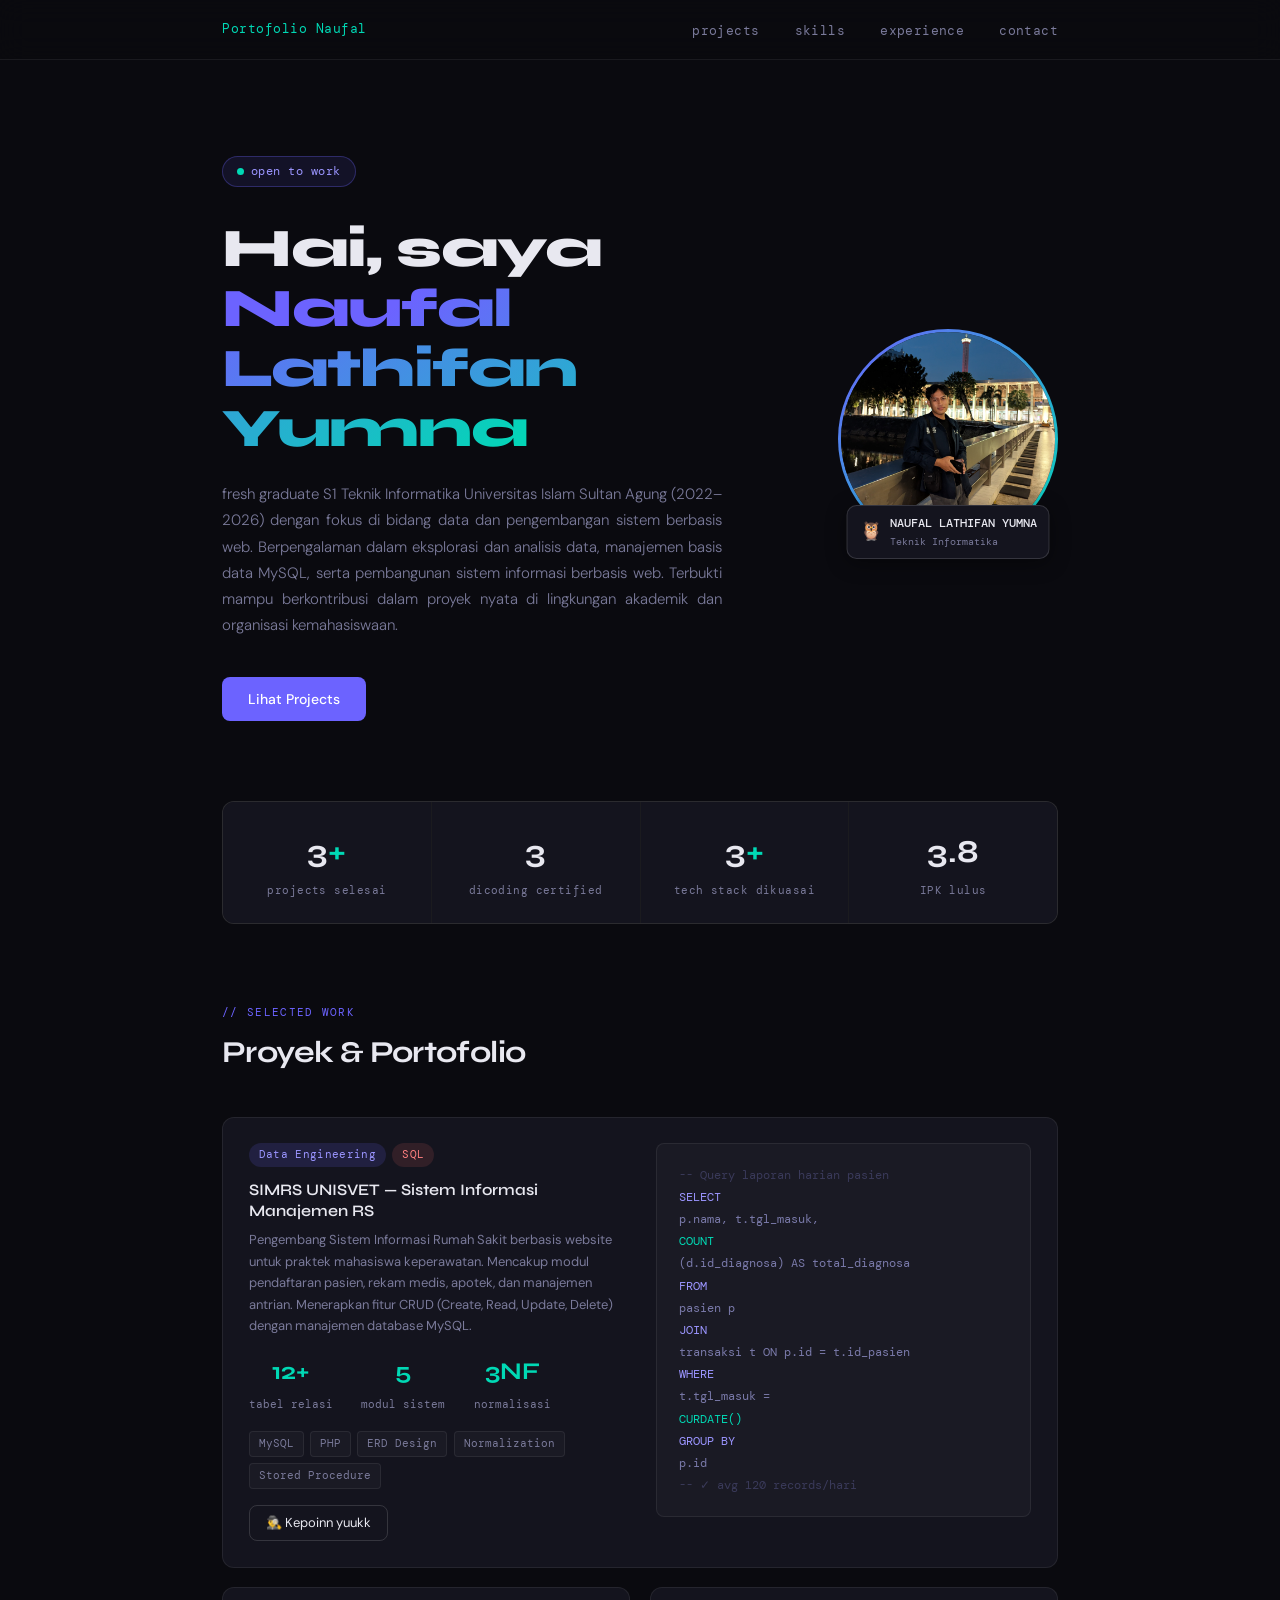
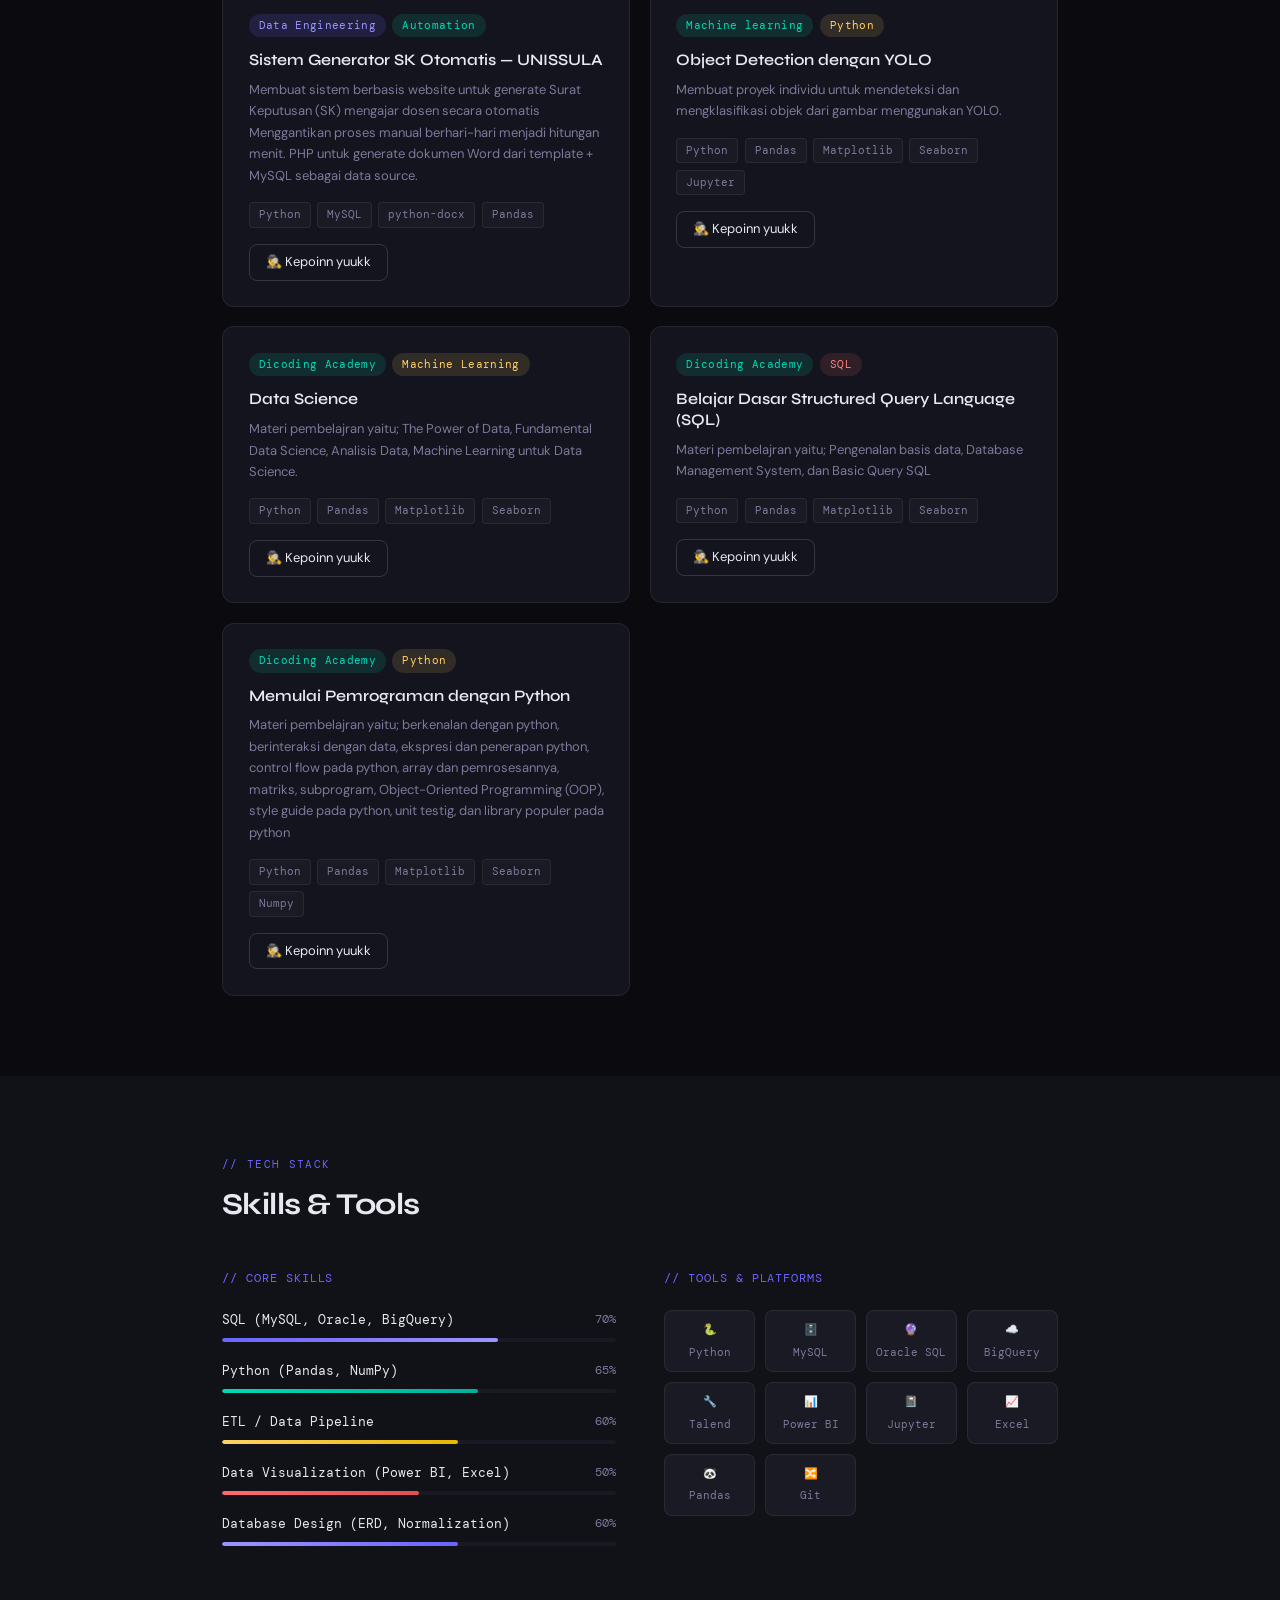
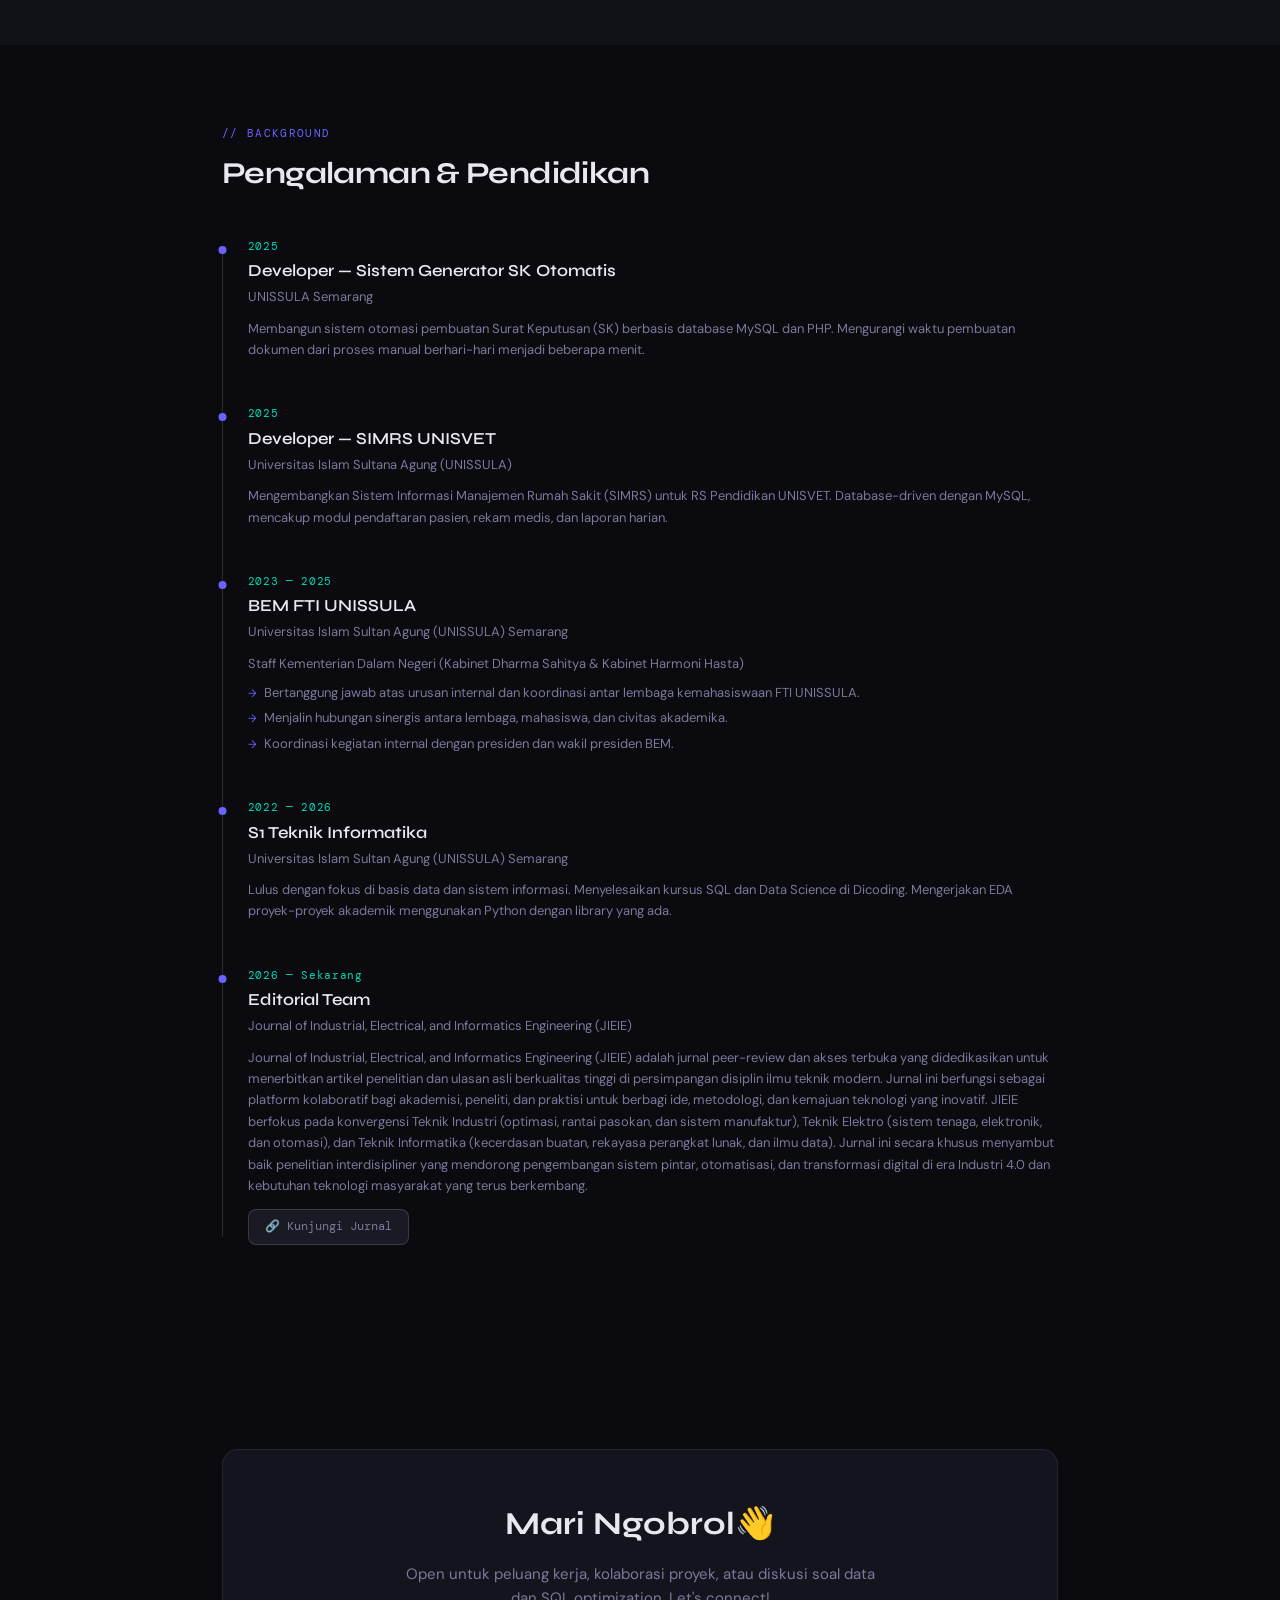
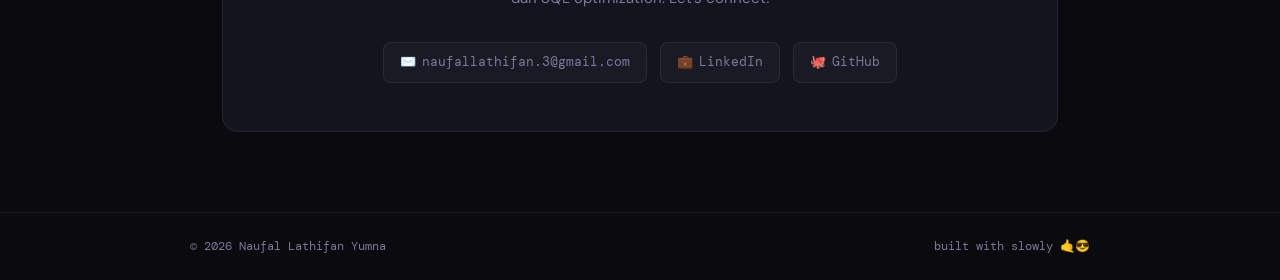
<file: index.html>
<!DOCTYPE html>
<html lang="id">
<head>
  <meta charset="UTF-8" />
  <meta name="viewport" content="width=device-width, initial-scale=1.0" />
  <link rel="icon" type="image/x-icon" href="assets/favicon.ico" />
  <title>Portofolio Naufal</title>
  <meta name="description" content="Fresh graduate Teknik Informatika, passionate di data engineering & analytics." />

  <!-- Google Fonts -->
  <link rel="preconnect" href="https://fonts.googleapis.com" />
  <link rel="preconnect" href="https://fonts.gstatic.com" crossorigin />
  <link href="https://fonts.googleapis.com/css2?family=DM+Mono:wght@400;500&family=Syne:wght@400;600;700;800&family=DM+Sans:ital,wght@0,300;0,400;0,500;1,400&display=swap" rel="stylesheet" />

  <!-- CSS -->
  <link rel="stylesheet" href="css/style.css" />
  <link rel="stylesheet" href="css/nav.css" />
  <link rel="stylesheet" href="css/hero.css" />
  <link rel="stylesheet" href="css/projects.css" />
</head>
<body>

  <!-- ==================== NAVBAR ==================== -->
  <nav id="navbar">
    <div class="nav-inner">
      <a href="#" class="nav-logo">Portofolio Naufal</a>
      <button class="nav-toggle" id="navToggle" aria-label="Toggle menu">
        <span></span><span></span><span></span>
      </button>
      <ul class="nav-links" id="navLinks">
        <li><a href="#projects">projects</a></li>
        <li><a href="#skills">skills</a></li>
        <li><a href="#experience">experience</a></li>
        <li><a href="#contact">contact</a></li>
      </ul>
    </div>
  </nav>

  <!-- ==================== HERO ==================== -->
  <section class="hero" id="home">
    <div class="hero-inner">

      <!-- Kiri: teks -->
      <div class="hero-text">
        <div class="hero-badge">
          <span class="status-dot"></span>
          open to work
        </div>
        <h1>
          Hai, saya <span class="name-highlight">Naufal Lathifan Yumna</span><br />
          <!-- <span class="title-line">Data Engineer.</span> -->
        </h1>
        <p class="hero-desc">
            fresh graduate S1 Teknik Informatika Universitas Islam Sultan Agung (2022–2026) dengan fokus di bidang data dan
            pengembangan sistem berbasis web. Berpengalaman dalam eksplorasi dan analisis data, manajemen basis data MySQL,
            serta pembangunan sistem informasi berbasis web. Terbukti mampu berkontribusi dalam proyek nyata di lingkungan
            akademik dan organisasi kemahasiswaan.
        </p>
        <div class="hero-cta">
          <a href="#projects" class="btn-primary">Lihat Projects</a>
          <!-- <a href="assets/CV_Naufal_Lathifan_Yumna.pdf" class="btn-outline" target="_blank">Download CV</a> -->
        </div>
      </div>

      <!-- Kanan: foto -->
      <div class="hero-photo-wrap">
        <div class="hero-photo-ring">
          <img
            src="assets/img/gambar.jpg"
            alt="Foto Naufal Lathifan Yumna"
            class="hero-photo"
            onerror="this.style.display='none'; this.parentElement.classList.add('no-photo');"
          />
          <div class="hero-photo-placeholder">
            <span>NLY</span>
          </div>
        </div>
        <!-- Badge floating -->
        <div class="hero-float-badge">
          <span class="float-icon">🦉</span>
          <div>
            <div class="float-title">NAUFAL LATHIFAN YUMNA</div>
            <div class="float-sub">Teknik Informatika</div>
          </div>
        </div>
      </div>

    </div>
  </section>

  <!-- ==================== STATS ==================== -->
  <div class="stats-wrapper">
    <div class="stats-row">
      <div class="stat-item">
        <div class="stat-num">3<span>+</span></div>
        <div class="stat-label">projects selesai</div>
      </div>
      <div class="stat-item">
        <div class="stat-num">3<span></span></div>
        <div class="stat-label">dicoding certified</div>
      </div>
      <div class="stat-item">
        <div class="stat-num">3<span>+</span></div>
        <div class="stat-label">tech stack dikuasai</div>
      </div>
      <div class="stat-item">
        <div class="stat-num">3.8<span></span></div>
        <div class="stat-label">IPK lulus</div>
      </div>
    </div>
  </div>

  <!-- ==================== PROJECTS ==================== -->
  <section class="section" id="projects">
    <div class="section-inner">
      <div class="section-label">// selected work</div>
      <h2 class="section-title">Proyek & Portofolio</h2>

      <div class="projects-grid" id="projectsGrid">
        <!-- Diisi oleh js/data.js + main.js -->
      </div>
    </div>
  </section>

  <!-- ==================== SKILLS ==================== -->
  <section class="section section-alt" id="skills">
    <div class="section-inner">
      <div class="section-label">// tech stack</div>
      <h2 class="section-title">Skills & Tools</h2>

      <div class="skills-layout">
        <!-- Skill Bars -->
        <div class="skill-bars">
          <div class="skill-group-title">// core skills</div>

          <div class="skill-item" data-reveal>
            <div class="skill-header">
              <span class="skill-name">SQL (MySQL, Oracle, BigQuery)</span>
              <span class="skill-pct">70%</span>
            </div>
            <div class="skill-bar">
              <div class="skill-fill" style="--target: 70%; background: linear-gradient(90deg, #6c63ff, #9b95ff);"></div>
            </div>
          </div>

          <div class="skill-item" data-reveal>
            <div class="skill-header">
              <span class="skill-name">Python (Pandas, NumPy)</span>
              <span class="skill-pct">65%</span>
            </div>
            <div class="skill-bar">
              <div class="skill-fill" style="--target: 65%; background: linear-gradient(90deg, #00d9b5, #00b09c);"></div>
            </div>
          </div>

          <div class="skill-item" data-reveal>
            <div class="skill-header">
              <span class="skill-name">ETL / Data Pipeline</span>
              <span class="skill-pct">60%</span>
            </div>
            <div class="skill-bar">
              <div class="skill-fill" style="--target: 60%; background: linear-gradient(90deg, #ffd166, #e6b800);"></div>
            </div>
          </div>

          <div class="skill-item" data-reveal>
            <div class="skill-header">
              <span class="skill-name">Data Visualization (Power BI, Excel)</span>
              <span class="skill-pct">50%</span>
            </div>
            <div class="skill-bar">
              <div class="skill-fill" style="--target: 50%; background: linear-gradient(90deg, #ff6b6b, #e64f4f);"></div>
            </div>
          </div>

          <div class="skill-item" data-reveal>
            <div class="skill-header">
              <span class="skill-name">Database Design (ERD, Normalization)</span>
              <span class="skill-pct">60%</span>
            </div>
            <div class="skill-bar">
              <div class="skill-fill" style="--target: 60%; background: linear-gradient(90deg, #9b95ff, #6c63ff);"></div>
            </div>
          </div>
        </div>

        <!-- Tools Grid -->
        <div class="tools-col">
          <div class="skill-group-title">// tools & platforms</div>
          <div class="tools-grid">
            <div class="tool-chip">🐍<span>Python</span></div>
            <div class="tool-chip">🗄️<span>MySQL</span></div>
            <div class="tool-chip">🔮<span>Oracle SQL</span></div>
            <div class="tool-chip">☁️<span>BigQuery</span></div>
            <div class="tool-chip">🔧<span>Talend</span></div>
            <div class="tool-chip">📊<span>Power BI</span></div>
            <div class="tool-chip">📓<span>Jupyter</span></div>
            <div class="tool-chip">📈<span>Excel</span></div>
            <div class="tool-chip">🐼<span>Pandas</span></div>
            <div class="tool-chip">🔀<span>Git</span></div>
          </div>
        </div>
      </div>
    </div>
  </section>

  <!-- ==================== EXPERIENCE ==================== -->
  <section class="section" id="experience">
    <div class="section-inner">
      <div class="section-label">// background</div>
      <h2 class="section-title">Pengalaman & Pendidikan</h2>

      <div class="exp-timeline">

        <div class="exp-item" data-reveal>
          <div class="exp-meta">2025</div>
          <div class="exp-role">Developer — Sistem Generator SK Otomatis</div>
          <div class="exp-company">UNISSULA Semarang</div>
          <p class="exp-desc">
            Membangun sistem otomasi pembuatan Surat Keputusan (SK) berbasis database MySQL
            dan PHP. Mengurangi waktu pembuatan dokumen dari proses manual berhari-hari
            menjadi beberapa menit.
          </p>
        </div>

        <div class="exp-item" data-reveal>
          <div class="exp-meta">2025</div>
          <div class="exp-role">Developer — SIMRS UNISVET</div>
          <div class="exp-company">Universitas Islam Sultana Agung (UNISSULA)</div>
          <p class="exp-desc">
            Mengembangkan Sistem Informasi Manajemen Rumah Sakit (SIMRS) untuk RS Pendidikan
            UNISVET. Database-driven dengan MySQL, mencakup modul pendaftaran pasien,
            rekam medis, dan laporan harian.
          </p>
        </div>

        <div class="exp-item" data-reveal>
          <div class="exp-meta">2023 — 2025</div>
          <div class="exp-role">BEM FTI UNISSULA</div>
          <div class="exp-company">Universitas Islam Sultan Agung (UNISSULA) Semarang</div>
          <p class="exp-desc">Staff Kementerian Dalam Negeri (Kabinet Dharma Sahitya & Kabinet Harmoni Hasta)</p>
          <ul class="exp-list">
            <li>Bertanggung jawab atas urusan internal dan koordinasi antar lembaga kemahasiswaan FTI UNISSULA.</li>
            <li>Menjalin hubungan sinergis antara lembaga, mahasiswa, dan civitas akademika.</li>
            <li>Koordinasi kegiatan internal dengan presiden dan wakil presiden BEM.</li>
          </ul>
        </div>

        <div class="exp-item" data-reveal>
          <div class="exp-meta">2022 — 2026</div>
          <div class="exp-role">S1 Teknik Informatika</div>
          <div class="exp-company">Universitas Islam Sultan Agung (UNISSULA) Semarang</div>
          <p class="exp-desc">
            Lulus dengan fokus di basis data dan sistem informasi. Menyelesaikan kursus
            SQL dan Data Science di Dicoding. Mengerjakan EDA proyek-proyek akademik
            menggunakan Python dengan library yang ada.
          </p>
        </div>

        <div class="exp-item" data-reveal>
          <div class="exp-meta">2026 — Sekarang</div>
          <div class="exp-role">Editorial Team</div>
          <div class="exp-company">Journal of Industrial, Electrical, and Informatics Engineering (JIEIE)</div>
          <p class="exp-desc">
            Journal of Industrial, Electrical, and Informatics Engineering (JIEIE) adalah jurnal peer-review dan akses terbuka yang didedikasikan untuk menerbitkan artikel penelitian dan ulasan asli berkualitas tinggi di persimpangan disiplin ilmu teknik modern. Jurnal ini berfungsi sebagai platform kolaboratif bagi akademisi, peneliti, dan praktisi untuk berbagi ide, metodologi, dan kemajuan teknologi yang inovatif.

JIEIE berfokus pada konvergensi Teknik Industri (optimasi, rantai pasokan, dan sistem manufaktur), Teknik Elektro (sistem tenaga, elektronik, dan otomasi), dan Teknik Informatika (kecerdasan buatan, rekayasa perangkat lunak, dan ilmu data). Jurnal ini secara khusus menyambut baik penelitian interdisipliner yang mendorong pengembangan sistem pintar, otomatisasi, dan transformasi digital di era Industri 4.0 dan kebutuhan teknologi masyarakat yang terus berkembang.
          </p>
          <a href="https://jurnal.ypit.org/index.php/jieie/about/editorialTeam" target="_blank" class="exp-btn">
            🔗 Kunjungi Jurnal
          </a>
        </div>    

      </div>
    </div>
  </section>

  <!-- ==================== CONTACT ==================== -->
  <section class="section" id="contact">
    <div class="section-inner">
      <div class="contact-box">
        <h2 class="contact-title">Mari Ngobrol👋</h2>
        <p class="contact-desc">
          Open untuk peluang kerja, kolaborasi proyek, atau diskusi soal data
          dan SQL optimization. Let's connect!
        </p>
        <div class="contact-links">
          <a href="mailto:naufallathifan.3@gmail.com" class="contact-link">
            <span class="contact-icon">✉️</span> naufallathifan.3@gmail.com
          </a>
          <a href="https://linkedin.com/in/naufal-lathifan-yumna" target="_blank" class="contact-link">
            <span class="contact-icon">💼</span> LinkedIn
          </a>
          <a href="https://github.com/naufallathifan3" target="_blank" class="contact-link">
            <span class="contact-icon">🐙</span> GitHub
          </a>
          <!-- <a href="assets/CV_Naufal_Lathifan_Yumna.pdf" target="_blank" class="contact-link">
            <span class="contact-icon">📄</span> Download CV
          </a> -->
        </div>
      </div>
    </div>
  </section>

  <!-- ==================== FOOTER ==================== -->
  <footer>
    <div class="footer-inner">
      <span>© 2026 Naufal Lathifan Yumna</span>
      <span>built with slowly 🤙😎</span>
    </div>
  </footer>

  <!-- JS -->
  <script src="js/data.js"></script>
  <script src="js/main.js"></script>
</body>
</html>
</file>
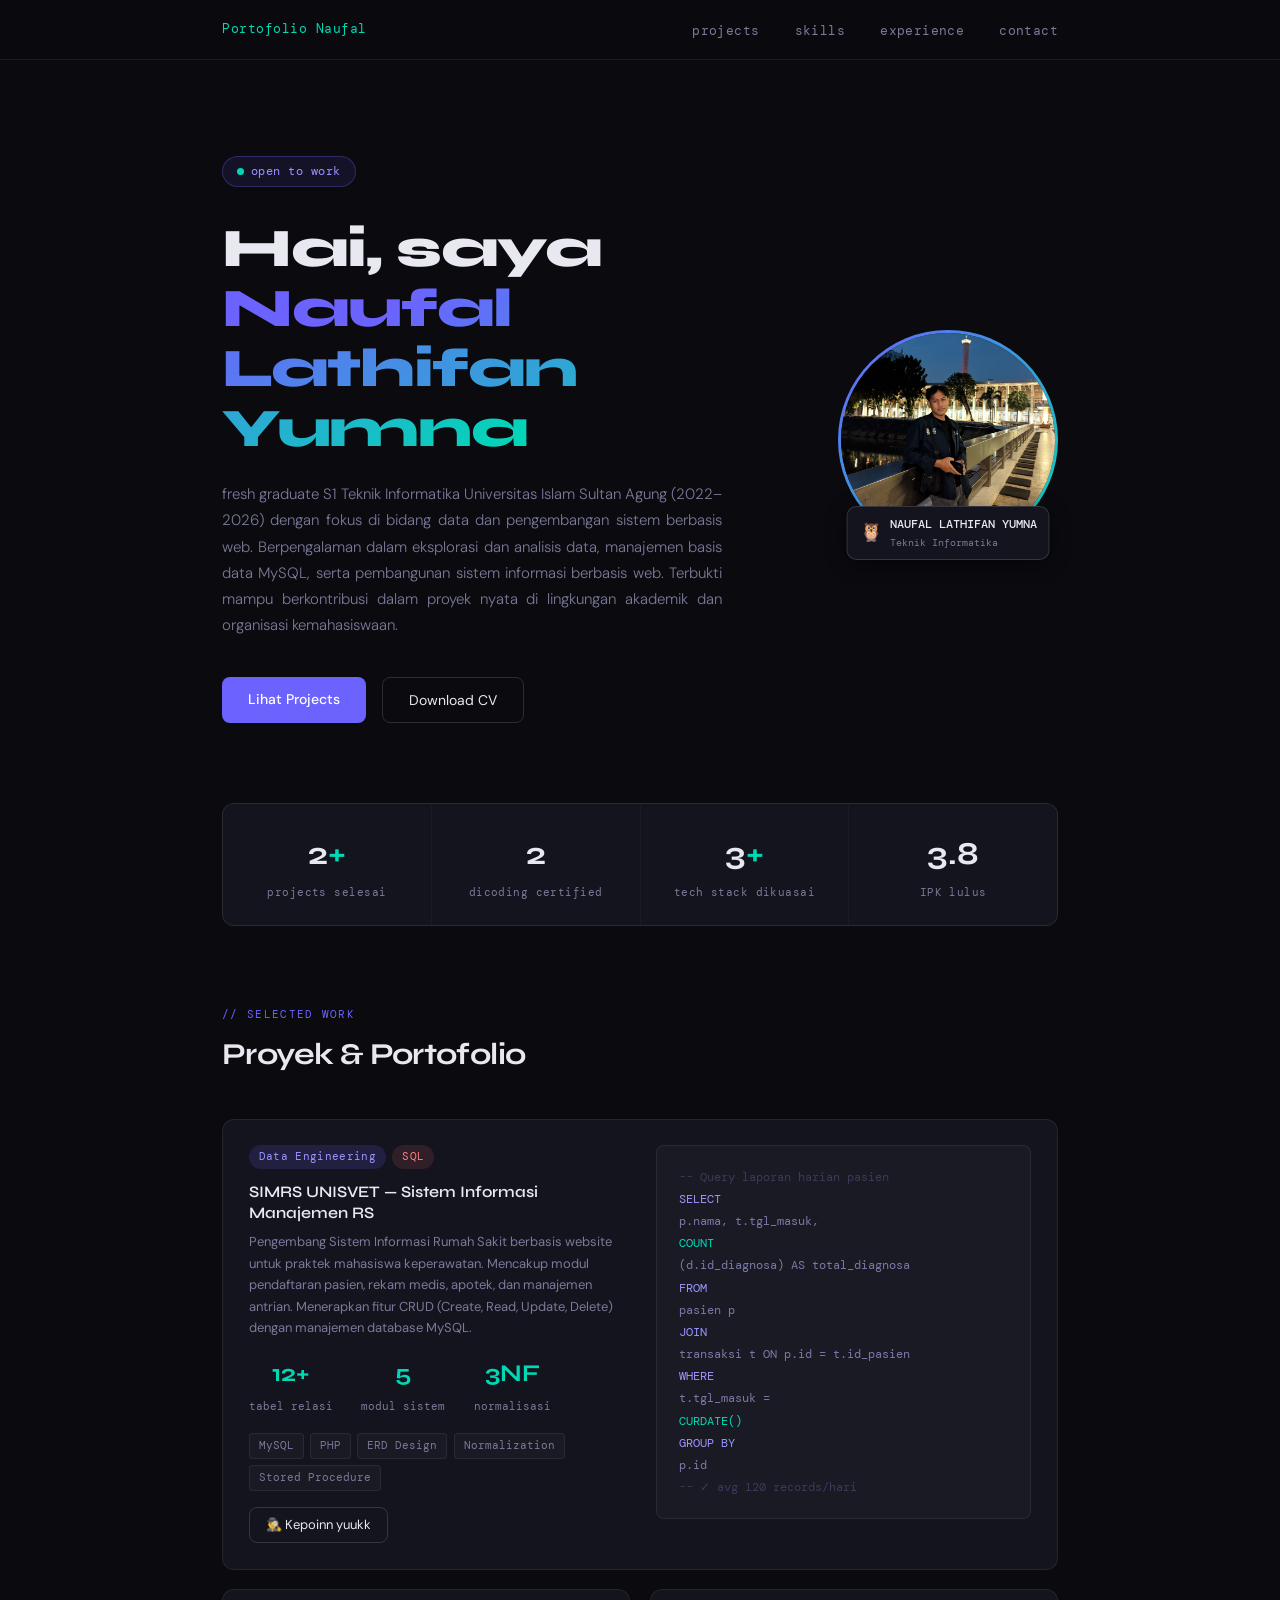
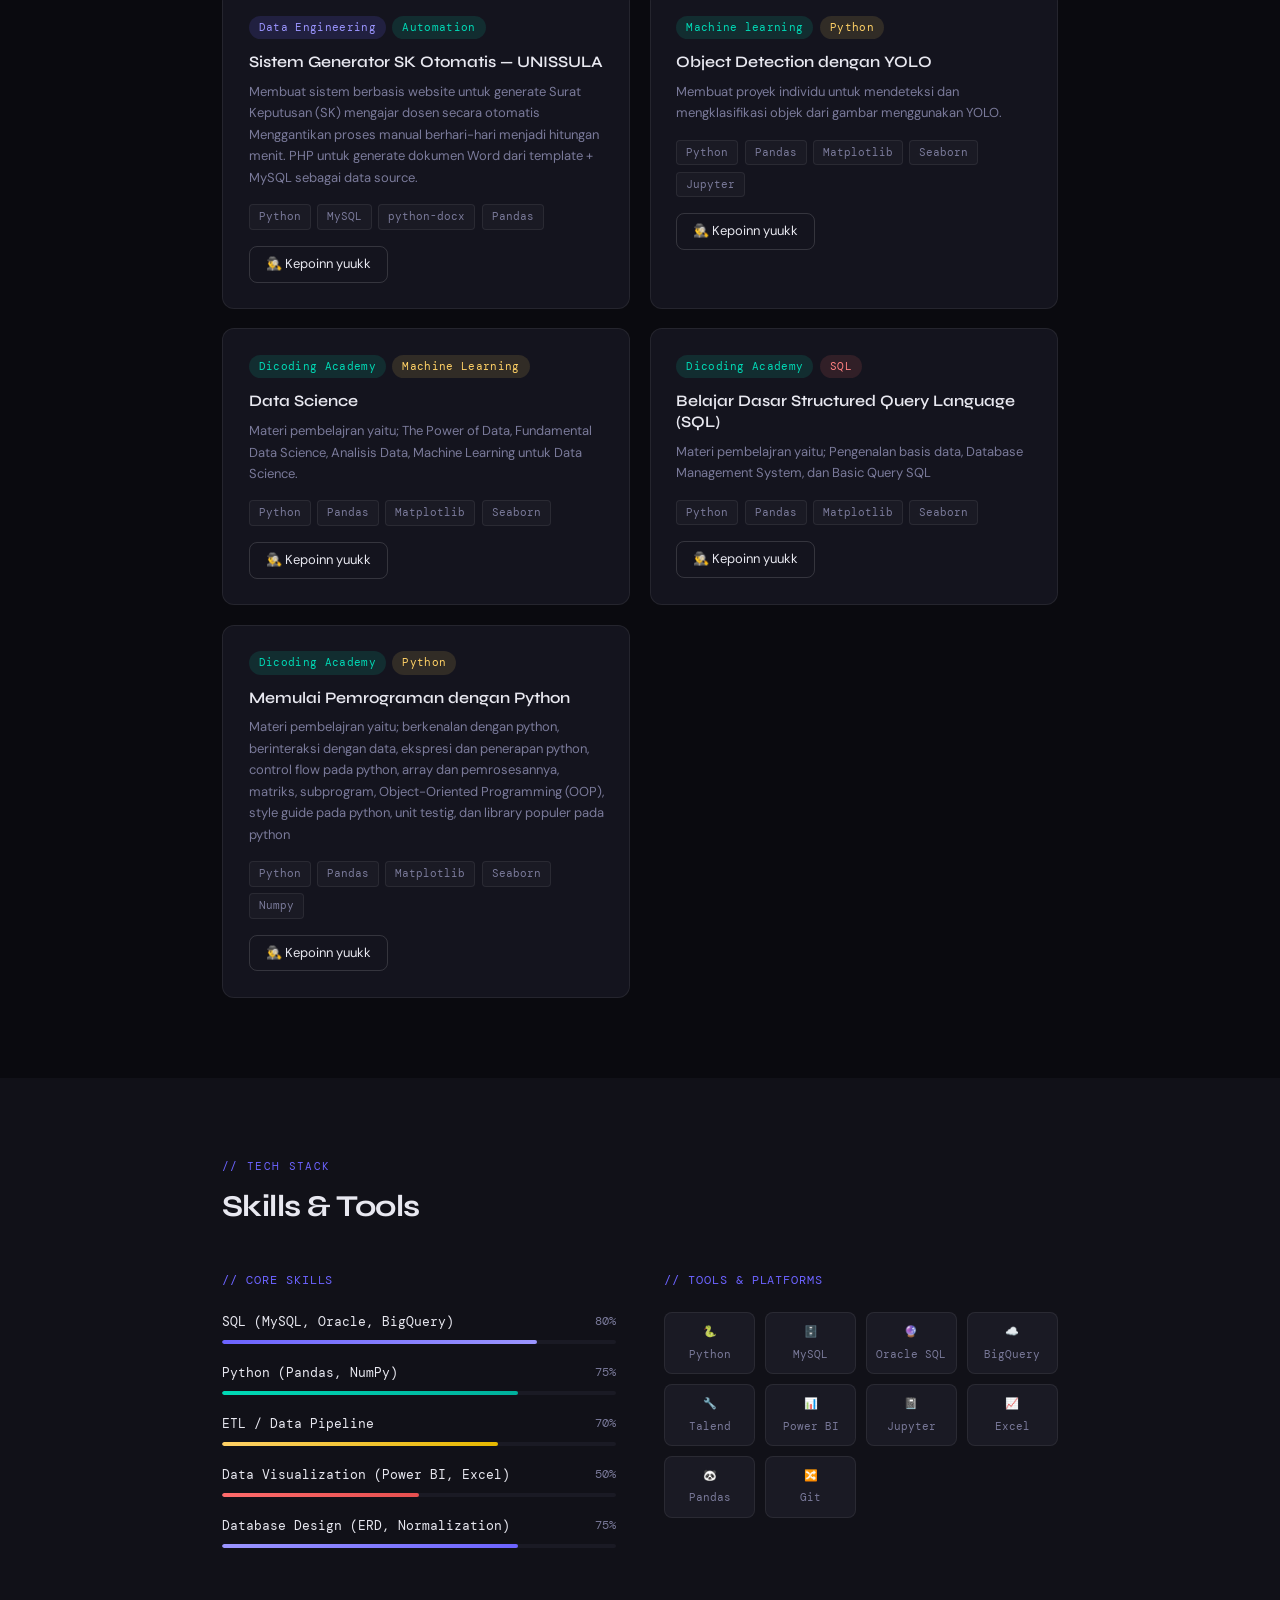
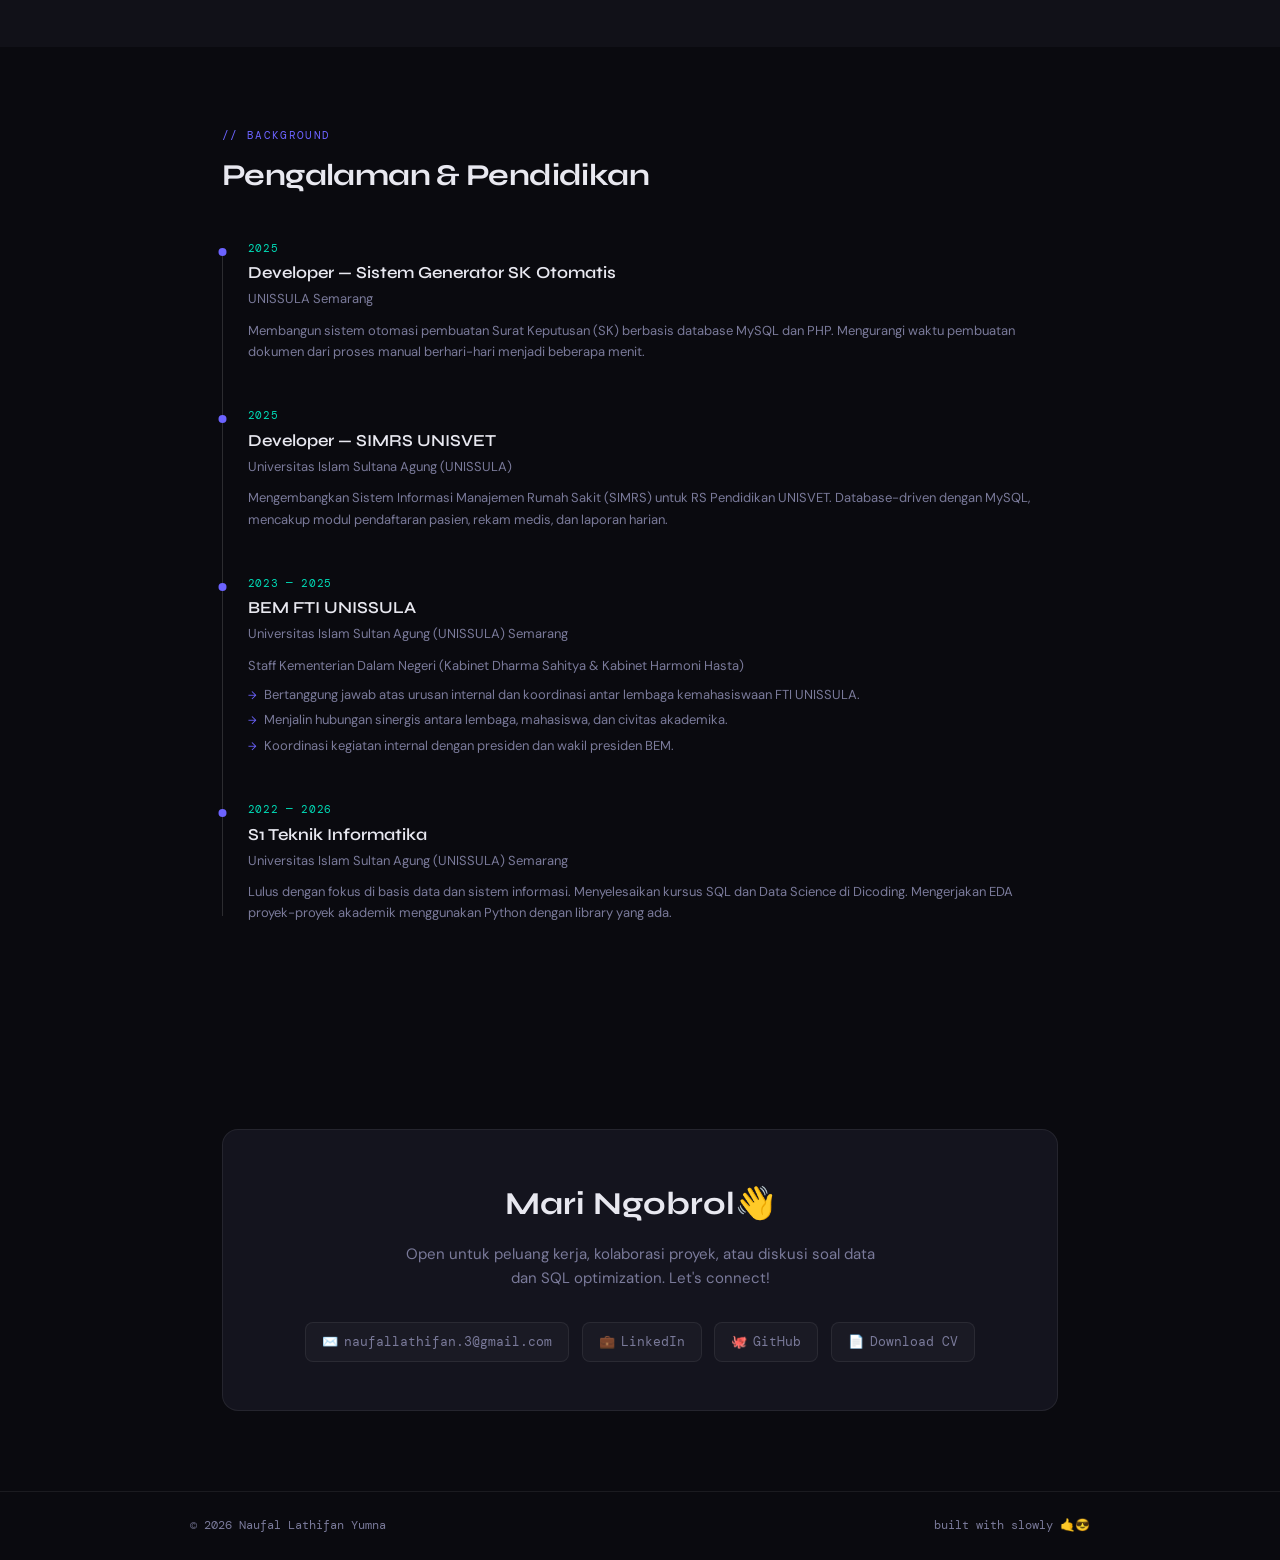
<file: portofolio/index.html>
<!DOCTYPE html>
<html lang="id">
<head>
  <meta charset="UTF-8" />
  <meta name="viewport" content="width=device-width, initial-scale=1.0" />
  <link rel="icon" type="image/x-icon" href="assets/favicon.ico" />
  <title>Portofolio Naufal</title>
  <meta name="description" content="Fresh graduate Teknik Informatika, passionate di data engineering & analytics." />

  <!-- Google Fonts -->
  <link rel="preconnect" href="https://fonts.googleapis.com" />
  <link rel="preconnect" href="https://fonts.gstatic.com" crossorigin />
  <link href="https://fonts.googleapis.com/css2?family=DM+Mono:wght@400;500&family=Syne:wght@400;600;700;800&family=DM+Sans:ital,wght@0,300;0,400;0,500;1,400&display=swap" rel="stylesheet" />

  <!-- CSS -->
  <link rel="stylesheet" href="css/style.css" />
  <link rel="stylesheet" href="css/nav.css" />
  <link rel="stylesheet" href="css/hero.css" />
  <link rel="stylesheet" href="css/projects.css" />
</head>
<body>

  <!-- ==================== NAVBAR ==================== -->
  <nav id="navbar">
    <div class="nav-inner">
      <a href="#" class="nav-logo">Portofolio Naufal</a>
      <button class="nav-toggle" id="navToggle" aria-label="Toggle menu">
        <span></span><span></span><span></span>
      </button>
      <ul class="nav-links" id="navLinks">
        <li><a href="#projects">projects</a></li>
        <li><a href="#skills">skills</a></li>
        <li><a href="#experience">experience</a></li>
        <li><a href="#contact">contact</a></li>
      </ul>
    </div>
  </nav>

  <!-- ==================== HERO ==================== -->
  <section class="hero" id="home">
    <div class="hero-inner">

      <!-- Kiri: teks -->
      <div class="hero-text">
        <div class="hero-badge">
          <span class="status-dot"></span>
          open to work
        </div>
        <h1>
          Hai, saya <span class="name-highlight">Naufal Lathifan Yumna</span><br />
          <!-- <span class="title-line">Data Engineer.</span> -->
        </h1>
        <p class="hero-desc">
            fresh graduate S1 Teknik Informatika Universitas Islam Sultan Agung (2022–2026) dengan fokus di bidang data dan
            pengembangan sistem berbasis web. Berpengalaman dalam eksplorasi dan analisis data, manajemen basis data MySQL,
            serta pembangunan sistem informasi berbasis web. Terbukti mampu berkontribusi dalam proyek nyata di lingkungan
            akademik dan organisasi kemahasiswaan.
        </p>
        <div class="hero-cta">
          <a href="#projects" class="btn-primary">Lihat Projects</a>
          <a href="assets/CV_Naufal_Lathifan_Yumna.pdf" class="btn-outline" target="_blank">Download CV</a>
        </div>
      </div>

      <!-- Kanan: foto -->
      <div class="hero-photo-wrap">
        <div class="hero-photo-ring">
          <img
            src="assets/img/gambar.jpg"
            alt="Foto Naufal Lathifan Yumna"
            class="hero-photo"
            onerror="this.style.display='none'; this.parentElement.classList.add('no-photo');"
          />
          <div class="hero-photo-placeholder">
            <span>NLY</span>
          </div>
        </div>
        <!-- Badge floating -->
        <div class="hero-float-badge">
          <span class="float-icon">🦉</span>
          <div>
            <div class="float-title">NAUFAL LATHIFAN YUMNA</div>
            <div class="float-sub">Teknik Informatika</div>
          </div>
        </div>
      </div>

    </div>
  </section>

  <!-- ==================== STATS ==================== -->
  <div class="stats-wrapper">
    <div class="stats-row">
      <div class="stat-item">
        <div class="stat-num">2<span>+</span></div>
        <div class="stat-label">projects selesai</div>
      </div>
      <div class="stat-item">
        <div class="stat-num">2<span></span></div>
        <div class="stat-label">dicoding certified</div>
      </div>
      <div class="stat-item">
        <div class="stat-num">3<span>+</span></div>
        <div class="stat-label">tech stack dikuasai</div>
      </div>
      <div class="stat-item">
        <div class="stat-num">3.8<span></span></div>
        <div class="stat-label">IPK lulus</div>
      </div>
    </div>
  </div>

  <!-- ==================== PROJECTS ==================== -->
  <section class="section" id="projects">
    <div class="section-inner">
      <div class="section-label">// selected work</div>
      <h2 class="section-title">Proyek & Portofolio</h2>

      <div class="projects-grid" id="projectsGrid">
        <!-- Diisi oleh js/data.js + main.js -->
      </div>
    </div>
  </section>

  <!-- ==================== SKILLS ==================== -->
  <section class="section section-alt" id="skills">
    <div class="section-inner">
      <div class="section-label">// tech stack</div>
      <h2 class="section-title">Skills & Tools</h2>

      <div class="skills-layout">
        <!-- Skill Bars -->
        <div class="skill-bars">
          <div class="skill-group-title">// core skills</div>

          <div class="skill-item" data-reveal>
            <div class="skill-header">
              <span class="skill-name">SQL (MySQL, Oracle, BigQuery)</span>
              <span class="skill-pct">80%</span>
            </div>
            <div class="skill-bar">
              <div class="skill-fill" style="--target: 80%; background: linear-gradient(90deg, #6c63ff, #9b95ff);"></div>
            </div>
          </div>

          <div class="skill-item" data-reveal>
            <div class="skill-header">
              <span class="skill-name">Python (Pandas, NumPy)</span>
              <span class="skill-pct">75%</span>
            </div>
            <div class="skill-bar">
              <div class="skill-fill" style="--target: 75%; background: linear-gradient(90deg, #00d9b5, #00b09c);"></div>
            </div>
          </div>

          <div class="skill-item" data-reveal>
            <div class="skill-header">
              <span class="skill-name">ETL / Data Pipeline</span>
              <span class="skill-pct">70%</span>
            </div>
            <div class="skill-bar">
              <div class="skill-fill" style="--target: 70%; background: linear-gradient(90deg, #ffd166, #e6b800);"></div>
            </div>
          </div>

          <div class="skill-item" data-reveal>
            <div class="skill-header">
              <span class="skill-name">Data Visualization (Power BI, Excel)</span>
              <span class="skill-pct">50%</span>
            </div>
            <div class="skill-bar">
              <div class="skill-fill" style="--target: 50%; background: linear-gradient(90deg, #ff6b6b, #e64f4f);"></div>
            </div>
          </div>

          <div class="skill-item" data-reveal>
            <div class="skill-header">
              <span class="skill-name">Database Design (ERD, Normalization)</span>
              <span class="skill-pct">75%</span>
            </div>
            <div class="skill-bar">
              <div class="skill-fill" style="--target: 75%; background: linear-gradient(90deg, #9b95ff, #6c63ff);"></div>
            </div>
          </div>
        </div>

        <!-- Tools Grid -->
        <div class="tools-col">
          <div class="skill-group-title">// tools & platforms</div>
          <div class="tools-grid">
            <div class="tool-chip">🐍<span>Python</span></div>
            <div class="tool-chip">🗄️<span>MySQL</span></div>
            <div class="tool-chip">🔮<span>Oracle SQL</span></div>
            <div class="tool-chip">☁️<span>BigQuery</span></div>
            <div class="tool-chip">🔧<span>Talend</span></div>
            <div class="tool-chip">📊<span>Power BI</span></div>
            <div class="tool-chip">📓<span>Jupyter</span></div>
            <div class="tool-chip">📈<span>Excel</span></div>
            <div class="tool-chip">🐼<span>Pandas</span></div>
            <div class="tool-chip">🔀<span>Git</span></div>
          </div>
        </div>
      </div>
    </div>
  </section>

  <!-- ==================== EXPERIENCE ==================== -->
  <section class="section" id="experience">
    <div class="section-inner">
      <div class="section-label">// background</div>
      <h2 class="section-title">Pengalaman & Pendidikan</h2>

      <div class="exp-timeline">

        <div class="exp-item" data-reveal>
          <div class="exp-meta">2025</div>
          <div class="exp-role">Developer — Sistem Generator SK Otomatis</div>
          <div class="exp-company">UNISSULA Semarang</div>
          <p class="exp-desc">
            Membangun sistem otomasi pembuatan Surat Keputusan (SK) berbasis database MySQL
            dan PHP. Mengurangi waktu pembuatan dokumen dari proses manual berhari-hari
            menjadi beberapa menit.
          </p>
        </div>

        <div class="exp-item" data-reveal>
          <div class="exp-meta">2025</div>
          <div class="exp-role">Developer — SIMRS UNISVET</div>
          <div class="exp-company">Universitas Islam Sultana Agung (UNISSULA)</div>
          <p class="exp-desc">
            Mengembangkan Sistem Informasi Manajemen Rumah Sakit (SIMRS) untuk RS Pendidikan
            UNISVET. Database-driven dengan MySQL, mencakup modul pendaftaran pasien,
            rekam medis, dan laporan harian.
          </p>
        </div>

        <div class="exp-item" data-reveal>
          <div class="exp-meta">2023 — 2025</div>
          <div class="exp-role">BEM FTI UNISSULA</div>
          <div class="exp-company">Universitas Islam Sultan Agung (UNISSULA) Semarang</div>
          <p class="exp-desc">Staff Kementerian Dalam Negeri (Kabinet Dharma Sahitya & Kabinet Harmoni Hasta)</p>
          <ul class="exp-list">
            <li>Bertanggung jawab atas urusan internal dan koordinasi antar lembaga kemahasiswaan FTI UNISSULA.</li>
            <li>Menjalin hubungan sinergis antara lembaga, mahasiswa, dan civitas akademika.</li>
            <li>Koordinasi kegiatan internal dengan presiden dan wakil presiden BEM.</li>
          </ul>
        </div>

        <div class="exp-item" data-reveal>
          <div class="exp-meta">2022 — 2026</div>
          <div class="exp-role">S1 Teknik Informatika</div>
          <div class="exp-company">Universitas Islam Sultan Agung (UNISSULA) Semarang</div>
          <p class="exp-desc">
            Lulus dengan fokus di basis data dan sistem informasi. Menyelesaikan kursus
            SQL dan Data Science di Dicoding. Mengerjakan EDA proyek-proyek akademik
            menggunakan Python dengan library yang ada.
          </p>
        </div>

      </div>
    </div>
  </section>

  <!-- ==================== CONTACT ==================== -->
  <section class="section" id="contact">
    <div class="section-inner">
      <div class="contact-box">
        <h2 class="contact-title">Mari Ngobrol👋</h2>
        <p class="contact-desc">
          Open untuk peluang kerja, kolaborasi proyek, atau diskusi soal data
          dan SQL optimization. Let's connect!
        </p>
        <div class="contact-links">
          <a href="mailto:naufallathifan.3@gmail.com" class="contact-link">
            <span class="contact-icon">✉️</span> naufallathifan.3@gmail.com
          </a>
          <a href="https://linkedin.com/in/naufal-lathifan-yumna" target="_blank" class="contact-link">
            <span class="contact-icon">💼</span> LinkedIn
          </a>
          <a href="https://github.com/naufallathifan3" target="_blank" class="contact-link">
            <span class="contact-icon">🐙</span> GitHub
          </a>
          <a href="assets/CV_Naufal_Lathifan_Yumna.pdf" target="_blank" class="contact-link">
            <span class="contact-icon">📄</span> Download CV
          </a>
        </div>
      </div>
    </div>
  </section>

  <!-- ==================== FOOTER ==================== -->
  <footer>
    <div class="footer-inner">
      <span>© 2026 Naufal Lathifan Yumna</span>
      <span>built with slowly 🤙😎</span>
    </div>
  </footer>

  <!-- JS -->
  <script src="js/data.js"></script>
  <script src="js/main.js"></script>
</body>
</html>
</file>
<file: css/style.css>
/* =============================================
   style.css — Global Styles & Variables
   ============================================= */

/* ---------- CSS Variables ---------- */
:root {
  --bg:       #0a0a0f;
  --bg2:      #111118;
  --bg3:      #1a1a24;
  --card:     #14141e;
  --border:   rgba(255, 255, 255, 0.07);
  --border2:  rgba(255, 255, 255, 0.14);
  --text:     #e8e8f0;
  --muted:    #7a7a9a;
  --accent:   #6c63ff;
  --accent2:  #00d9b5;
  --yellow:   #ffd166;
  --red:      #ff6b6b;

  --font-head: 'Syne', sans-serif;
  --font-body: 'DM Sans', sans-serif;
  --font-mono: 'DM Mono', monospace;

  --radius-sm: 6px;
  --radius-md: 8px;
  --radius-lg: 12px;
  --radius-xl: 16px;

  --transition: 0.2s ease;
}

/* ---------- Reset ---------- */
*, *::before, *::after {
  box-sizing: border-box;
  margin: 0;
  padding: 0;
}

html {
  scroll-behavior: smooth;
}

body {
  background: var(--bg);
  color: var(--text);
  font-family: var(--font-body);
  font-size: 15px;
  line-height: 1.6;
  overflow-x: hidden;
  -webkit-font-smoothing: antialiased;
}

a {
  color: inherit;
  text-decoration: none;
}

img {
  max-width: 100%;
  display: block;
}

/* ---------- Section Layout ---------- */
.section {
  padding: 5rem 0;
}

.section-alt {
  background: var(--bg2);
}

.section-inner,
.stats-wrapper {
  max-width: 900px;
  margin: 0 auto;
  padding: 0 2rem;
}

.section-label {
  font-family: var(--font-mono);
  font-size: 11px;
  color: var(--accent);
  letter-spacing: 0.12em;
  text-transform: uppercase;
  margin-bottom: 0.4rem;
}

.section-title {
  font-family: var(--font-head);
  font-size: 1.9rem;
  font-weight: 700;
  margin-bottom: 2.5rem;
  letter-spacing: -0.02em;
}

/* ---------- Buttons ---------- */
.btn-primary {
  display: inline-block;
  background: var(--accent);
  color: #fff;
  padding: 11px 26px;
  border-radius: var(--radius-md);
  font-size: 14px;
  font-weight: 500;
  font-family: var(--font-body);
  transition: opacity var(--transition), transform var(--transition);
}
.btn-primary:hover {
  opacity: 0.85;
  transform: translateY(-1px);
}

.btn-outline {
  display: inline-block;
  background: transparent;
  color: var(--text);
  padding: 11px 26px;
  border-radius: var(--radius-md);
  border: 0.5px solid var(--border2);
  font-size: 14px;
  font-family: var(--font-body);
  transition: border-color var(--transition), transform var(--transition);
}
.btn-outline:hover {
  border-color: rgba(255, 255, 255, 0.35);
  transform: translateY(-1px);
}

/* ---------- Stats Row ---------- */
.stats-wrapper {
  padding-bottom: 0;
}

.stats-row {
  display: grid;
  grid-template-columns: repeat(auto-fit, minmax(140px, 1fr));
  border: 0.5px solid var(--border);
  border-radius: var(--radius-lg);
  overflow: hidden;
  background: var(--border);
  gap: 1px;
}

.stat-item {
  background: var(--card);
  padding: 1.5rem 1rem;
  text-align: center;
}

.stat-num {
  font-family: var(--font-head);
  font-size: 2rem;
  font-weight: 700;
}
.stat-num span {
  color: var(--accent2);
}

.stat-label {
  font-family: var(--font-mono);
  font-size: 11px;
  color: var(--muted);
  letter-spacing: 0.04em;
  margin-top: 4px;
}

/* ---------- Skills ---------- */
.skills-layout {
  display: grid;
  grid-template-columns: 1fr 1fr;
  gap: 3rem;
}

.skill-group-title {
  font-family: var(--font-mono);
  font-size: 12px;
  color: var(--accent);
  letter-spacing: 0.08em;
  text-transform: uppercase;
  margin-bottom: 1.4rem;
}

.skill-item {
  margin-bottom: 1.2rem;
  opacity: 0;
  transform: translateY(16px);
  transition: opacity 0.5s ease, transform 0.5s ease;
}
.skill-item.revealed {
  opacity: 1;
  transform: translateY(0);
}

.skill-header {
  display: flex;
  justify-content: space-between;
  margin-bottom: 7px;
}
.skill-name {
  font-size: 13px;
  font-family: var(--font-mono);
}
.skill-pct {
  font-size: 12px;
  font-family: var(--font-mono);
  color: var(--muted);
}

.skill-bar {
  height: 4px;
  background: var(--bg3);
  border-radius: 2px;
  overflow: hidden;
}
.skill-fill {
  height: 100%;
  border-radius: 2px;
  width: 0;
  transition: width 1.1s cubic-bezier(0.4, 0, 0.2, 1);
}
.skill-fill.animate {
  width: var(--target);
}

.tools-col {
  display: flex;
  flex-direction: column;
}

.tools-grid {
  display: grid;
  grid-template-columns: repeat(auto-fill, minmax(82px, 1fr));
  gap: 0.6rem;
}

.tool-chip {
  background: var(--bg3);
  border: 0.5px solid var(--border);
  border-radius: var(--radius-md);
  padding: 10px 6px;
  text-align: center;
  font-size: 11px;
  font-family: var(--font-mono);
  color: var(--muted);
  display: flex;
  flex-direction: column;
  align-items: center;
  gap: 5px;
  transition: border-color var(--transition), color var(--transition);
}
.tool-chip:hover {
  border-color: var(--border2);
  color: var(--text);
}

/* ---------- Experience / Timeline ---------- */
.exp-timeline {
  position: relative;
  padding-left: 1.6rem;
}
.exp-timeline::before {
  content: '';
  position: absolute;
  left: 0;
  top: 8px;
  bottom: 8px;
  width: 0.5px;
  background: var(--border2);
}

.exp-item {
  position: relative;
  margin-bottom: 2.8rem;
  opacity: 0;
  transform: translateX(-12px);
  transition: opacity 0.5s ease, transform 0.5s ease;
}
.exp-item.revealed {
  opacity: 1;
  transform: translateX(0);
}
.exp-item::before {
  content: '';
  position: absolute;
  left: -1.6rem;
  top: 8px;
  width: 8px;
  height: 8px;
  border-radius: 50%;
  background: var(--accent);
  transform: translateX(-3.5px);
}

.exp-meta {
  font-family: var(--font-mono);
  font-size: 11px;
  color: var(--accent2);
  letter-spacing: 0.06em;
  margin-bottom: 3px;
}
.exp-role {
  font-family: var(--font-head);
  font-size: 1.05rem;
  font-weight: 600;
  margin-bottom: 2px;
}
.exp-company {
  font-size: 13px;
  color: var(--muted);
  margin-bottom: 0.6rem;
}
.exp-desc {
  font-size: 13px;
  color: var(--muted);
  line-height: 1.65;
}

/* ---------- Contact ---------- */
.contact-box {
  background: var(--card);
  border: 0.5px solid var(--border);
  border-radius: var(--radius-xl);
  padding: 3rem 2rem;
  text-align: center;
}

.contact-title {
  font-family: var(--font-head);
  font-size: 2rem;
  font-weight: 700;
  margin-bottom: 0.8rem;
}

.contact-desc {
  color: var(--muted);
  font-size: 15px;
  margin-bottom: 2rem;
  max-width: 480px;
  margin-left: auto;
  margin-right: auto;
}

.contact-links {
  display: flex;
  justify-content: center;
  gap: 0.8rem;
  flex-wrap: wrap;
}

.contact-link {
  display: flex;
  align-items: center;
  gap: 6px;
  background: var(--bg3);
  border: 0.5px solid var(--border);
  border-radius: var(--radius-md);
  padding: 9px 16px;
  font-size: 13px;
  font-family: var(--font-mono);
  color: var(--muted);
  transition: border-color var(--transition), color var(--transition);
}
.contact-link:hover {
  border-color: var(--accent);
  color: var(--accent);
}

/* ---------- Footer ---------- */
footer {
  border-top: 0.5px solid var(--border);
  padding: 1.5rem 2rem;
}
.footer-inner {
  max-width: 900px;
  margin: 0 auto;
  display: flex;
  justify-content: space-between;
  align-items: center;
  font-size: 12px;
  color: var(--muted);
  font-family: var(--font-mono);
}

/* ---------- Scroll Reveal (generic) ---------- */
[data-reveal] {
  opacity: 0;
  transform: translateY(20px);
  transition: opacity 0.55s ease, transform 0.55s ease;
}
[data-reveal].revealed {
  opacity: 1;
  transform: translateY(0);
}

/* ---------- Responsive ---------- */
@media (max-width: 700px) {
  .skills-layout {
    grid-template-columns: 1fr;
    gap: 2rem;
  }
  .contact-box {
    padding: 2rem 1.2rem;
  }
  .footer-inner {
    flex-direction: column;
    gap: 0.4rem;
    text-align: center;
  }
  .section-title {
    font-size: 1.5rem;
  }
}

.exp-list {
  list-style: none;
  margin-top: 0.5rem;
  display: flex;
  flex-direction: column;
  gap: 4px;
}

.exp-list li {
  font-size: 13px;
  color: var(--muted);
  line-height: 1.65;
  padding-left: 1rem;
  position: relative;
}

.exp-list li::before {
  content: '→';
  position: absolute;
  left: 0;
  color: var(--accent);
  font-size: 11px;
  top: 2px;
}
.exp-btn {
  display: inline-flex;
  align-items: center;
  gap: 6px;
  margin-top: 0.8rem;
  padding: 7px 16px;
  border-radius: var(--radius-md);
  border: 0.5px solid var(--border2);
  font-size: 12px;
  font-family: var(--font-mono);
  color: var(--muted);
  background: var(--bg3);
  transition: border-color var(--transition), color var(--transition);
}
.exp-btn:hover {
  border-color: var(--accent);
  color: var(--accent);
}
</file>
<file: css/nav.css>
/* =============================================
   nav.css — Navbar Styles
   ============================================= */

#navbar {
  position: sticky;
  top: 0;
  z-index: 100;
  border-bottom: 0.5px solid var(--border);
  background: rgba(10, 10, 15, 0.9);
  backdrop-filter: blur(14px);
  -webkit-backdrop-filter: blur(14px);
  transition: box-shadow 0.3s ease;
}

#navbar.scrolled {
  box-shadow: 0 2px 24px rgba(0, 0, 0, 0.4);
}

.nav-inner {
  max-width: 900px;
  margin: 0 auto;
  padding: 1.1rem 2rem;
  display: flex;
  justify-content: space-between;
  align-items: center;
}

/* Logo */
.nav-logo {
  font-family: var(--font-mono);
  font-size: 13px;
  color: var(--accent2);
  letter-spacing: 0.04em;
  transition: opacity var(--transition);
}
.nav-logo:hover {
  opacity: 0.75;
}

/* Links */
.nav-links {
  list-style: none;
  display: flex;
  gap: 2.2rem;
}

.nav-links a {
  font-family: var(--font-mono);
  font-size: 13px;
  color: var(--muted);
  letter-spacing: 0.03em;
  transition: color var(--transition);
  position: relative;
}
.nav-links a::after {
  content: '';
  position: absolute;
  bottom: -3px;
  left: 0;
  width: 0;
  height: 0.5px;
  background: var(--accent2);
  transition: width var(--transition);
}
.nav-links a:hover {
  color: var(--text);
}
.nav-links a:hover::after,
.nav-links a.active::after {
  width: 100%;
}
.nav-links a.active {
  color: var(--text);
}

/* Hamburger toggle (mobile) */
.nav-toggle {
  display: none;
  flex-direction: column;
  gap: 5px;
  background: none;
  border: none;
  cursor: pointer;
  padding: 4px;
}
.nav-toggle span {
  display: block;
  width: 22px;
  height: 1.5px;
  background: var(--text);
  border-radius: 2px;
  transition: transform 0.3s ease, opacity 0.3s ease;
}
.nav-toggle.open span:nth-child(1) {
  transform: translateY(6.5px) rotate(45deg);
}
.nav-toggle.open span:nth-child(2) {
  opacity: 0;
}
.nav-toggle.open span:nth-child(3) {
  transform: translateY(-6.5px) rotate(-45deg);
}

/* Mobile nav */
@media (max-width: 600px) {
  .nav-toggle {
    display: flex;
  }

  .nav-links {
    position: absolute;
    top: 100%;
    left: 0;
    right: 0;
    background: rgba(10, 10, 15, 0.97);
    border-bottom: 0.5px solid var(--border);
    flex-direction: column;
    gap: 0;
    padding: 0;
    max-height: 0;
    overflow: hidden;
    transition: max-height 0.35s ease, padding 0.35s ease;
  }

  .nav-links.open {
    max-height: 300px;
    padding: 1rem 0;
  }

  .nav-links li {
    padding: 0.7rem 2rem;
  }

  .nav-links a {
    font-size: 14px;
  }
}
</file>
<file: css/hero.css>
/* =============================================
   hero.css — Hero Section Styles
   ============================================= */

.hero {
  padding: 6rem 0 5rem;
}

.hero-inner {
  max-width: 900px;
  margin: 0 auto;
  padding: 0 2rem;
  display: grid;
  grid-template-columns: 1fr auto;
  gap: 3rem;
  align-items: center;
}

/* ── Kiri: teks ── */


.hero-badge {
  display: inline-flex;
  align-items: center;
  gap: 7px;
  background: rgba(108, 99, 255, 0.1);
  border: 0.5px solid rgba(108, 99, 255, 0.3);
  border-radius: 20px;
  padding: 5px 14px;
  font-size: 12px;
  color: #9b95ff;
  font-family: var(--font-mono);
  margin-bottom: 2rem;
  letter-spacing: 0.04em;
}

.status-dot {
  width: 7px;
  height: 7px;
  border-radius: 50%;
  background: var(--accent2);
  flex-shrink: 0;
  animation: dotPulse 2s ease-in-out infinite;
}

@keyframes dotPulse {
  0%, 100% { opacity: 1; transform: scale(1); }
  50%       { opacity: 0.4; transform: scale(0.85); }
}

.hero h1 {
  font-family: var(--font-head);
  font-size: clamp(2rem, 4.5vw, 3.4rem);
  font-weight: 800;
  line-height: 1.1;
  letter-spacing: -0.025em;
  margin-bottom: 1.4rem;
}

.name-highlight {
  background: linear-gradient(135deg, #6c63ff 20%, #00d9b5 100%);
  -webkit-background-clip: text;
  -webkit-text-fill-color: transparent;
  background-clip: text;
}

.title-line {
  display: block;
  color: var(--text);
}

.hero-desc {
  text-align: justify;
  font-size: 15px;
  font-weight: 300;
  color: var(--muted);
  max-width: 500px;
  line-height: 1.75;
  margin-bottom: 2.4rem;
}

.hero-cta {
  display: flex;
  gap: 1rem;
  flex-wrap: wrap;
}

/* ── Kanan: foto ── */
.hero-photo-wrap {
  position: relative;
  flex-shrink: 0;
  padding-bottom: 0px;
}

.hero-photo-ring {
  width: 220px;
  height: 220px;
  border-radius: 50%;
  padding: 3px;
  background: linear-gradient(135deg, #6c63ff, #00d9b5);
  position: relative;
}

.hero-photo {
  width: 100%;
  height: 100%;
  border-radius: 50%;
  object-fit: cover;
  object-position: center top;
  display: block;
  background: var(--bg3);
  position: relative;
  z-index: 1;
}

/* Placeholder inisial — muncul kalau foto belum ada */
.hero-photo-placeholder {
  position: absolute;
  inset: 3px;
  border-radius: 50%;
  background: var(--bg3);
  display: flex;
  align-items: center;
  justify-content: center;
  font-family: var(--font-head);
  font-size: 2.2rem;
  font-weight: 700;
  color: var(--muted);
  z-index: 0;
}

/* Sembunyikan placeholder kalau foto berhasil load */
.hero-photo-ring:not(.no-photo) .hero-photo-placeholder {
  display: none;
}
.hero-photo-ring.no-photo .hero-photo {
  display: none !important;
}

/* Badge floating di pojok kiri bawah lingkaran */
.hero-float-badge {
  position: absolute;
  bottom: -10px;        /* turunin dikit biar ga overlap foto */
  left: 50%;
  transform: translateX(-50%);
  background: var(--card);
  border: 0.5px solid var(--border2);
  border-radius: 10px;
  padding: 8px 12px;
  display: flex;
  align-items: center;
  gap: 8px;
  white-space: nowrap;
  box-shadow: 0 4px 20px rgba(0,0,0,0.4);
  z-index: 10;
}

.float-icon {
  font-size: 18px;
}

.float-title {
  font-family: var(--font-mono);
  font-size: 12px;
  color: var(--text);
  font-weight: 500;
}

.float-sub {
  font-family: var(--font-mono);
  font-size: 10px;
  color: var(--muted);
  margin-top: 1px;
}

/* ── Animasi fade up ── */
.hero-badge,
.hero h1,
.hero-desc,
.hero-cta {
  animation: heroFadeUp 0.7s ease both;
}
.hero h1        { animation-delay: 0.1s; }
.hero-desc      { animation-delay: 0.2s; }
.hero-cta       { animation-delay: 0.3s; }
.hero-photo-wrap { animation: heroFadeUp 0.7s ease 0.2s both; }

@keyframes heroFadeUp {
  from { opacity: 0; transform: translateY(22px); }
  to   { opacity: 1; transform: translateY(0);    }
}

/* ── Responsive ── */
@media (max-width: 700px) {
  .hero-inner {
    grid-template-columns: 1fr;
    text-align: center;
  }
  .hero-photo-wrap {
    display: flex;
    justify-content: center;
    order: -1; /* foto di atas teks di mobile */
    margin-bottom: 1rem;
  }
  .hero-photo-ring {
    width: 160px;
    height: 160px;
  }
  .hero-float-badge {
    left: 50%;
    transform: translateX(-50%);
    bottom: -16px;
  }
  .hero-desc {
    max-width: 100%;
  }
  .hero-cta {
    justify-content: center;
  }
  .hero h1 {
    font-size: 1.8rem;
  }
}
</file>
<file: css/projects.css>
/* =============================================
   projects.css — Project Cards Styles
   ============================================= */

.projects-grid {
  display: grid;
  grid-template-columns: 1fr 1fr;
  gap: 1.2rem;
}

/* Base card */
.project-card {
  background: var(--card);
  border: 0.5px solid var(--border);
  border-radius: var(--radius-lg);
  padding: 1.6rem;
  transition: border-color var(--transition), transform var(--transition);
  opacity: 0;
  transform: translateY(20px);
  transition: opacity 0.5s ease, transform 0.5s ease,
              border-color 0.2s ease;
}
.project-card.revealed {
  opacity: 1;
  transform: translateY(0);
}
.project-card:hover {
  border-color: var(--border2);
  transform: translateY(-3px);
}

/* Featured card spans full width */
.project-card.featured {
  grid-column: 1 / -1;
  display: grid;
  grid-template-columns: 1fr 1fr;
  gap: 2rem;
  align-items: start;
}

/* Tag row */
.project-tags {
  display: flex;
  gap: 0.4rem;
  flex-wrap: wrap;
  margin-bottom: 0.8rem;
}

.tag {
  font-size: 11px;
  font-family: var(--font-mono);
  padding: 3px 10px;
  border-radius: 20px;
  letter-spacing: 0.03em;
}
.tag-de  { background: rgba(108, 99, 255, 0.15); color: #9b95ff; }
.tag-da  { background: rgba(0, 217, 181, 0.12);  color: #00d9b5; }
.tag-ml  { background: rgba(255, 209, 102, 0.12); color: #ffd166; }
.tag-sql { background: rgba(255, 107, 107, 0.12); color: #ff8080; }

/* Card content */
.project-title {
  font-family: var(--font-head);
  font-size: 1rem;
  font-weight: 600;
  margin-bottom: 0.5rem;
  line-height: 1.3;
}

.project-desc {
  font-size: 13px;
  color: var(--muted);
  line-height: 1.65;
  margin-bottom: 1rem;
}

/* Stack pills */
.project-stack {
  display: flex;
  gap: 0.4rem;
  flex-wrap: wrap;
}
.stack-pill {
  font-size: 11px;
  font-family: var(--font-mono);
  color: var(--muted);
  background: var(--bg3);
  padding: 3px 9px;
  border-radius: 4px;
  border: 0.5px solid var(--border);
}

/* Metric row (featured card) */
.project-metrics {
  display: flex;
  gap: 1.8rem;
  margin: 1rem 0;
}
.metric-item { text-align: center; }
.metric-val {
  font-family: var(--font-head);
  font-size: 1.5rem;
  font-weight: 700;
  color: var(--accent2);
  display: block;
}
.metric-lbl {
  font-size: 11px;
  color: var(--muted);
  font-family: var(--font-mono);
}

/* Code snippet panel (featured card right column) */
.project-code {
  background: var(--bg3);
  border: 0.5px solid var(--border);
  border-radius: var(--radius-md);
  padding: 1.2rem 1.4rem;
  font-family: var(--font-mono);
  font-size: 12px;
  color: #7a7aaa;
  line-height: 1.85;
}
.project-code .kw  { color: #9b95ff; }
.project-code .fn  { color: #00d9b5; }
.project-code .str { color: #ffd166; }
.project-code .num { color: #ff8080; }
.project-code .cm  { color: #3a3a5a; }

/* Responsive */
@media (max-width: 680px) {
  .projects-grid {
    grid-template-columns: 1fr;
  }
  .project-card.featured {
    grid-template-columns: 1fr;
  }
  .project-code {
    display: none; /* sembunyikan code panel di mobile */
  }
}
</file>
<file: portofolio/css/style.css>
/* =============================================
   style.css — Global Styles & Variables
   ============================================= */

/* ---------- CSS Variables ---------- */
:root {
  --bg:       #0a0a0f;
  --bg2:      #111118;
  --bg3:      #1a1a24;
  --card:     #14141e;
  --border:   rgba(255, 255, 255, 0.07);
  --border2:  rgba(255, 255, 255, 0.14);
  --text:     #e8e8f0;
  --muted:    #7a7a9a;
  --accent:   #6c63ff;
  --accent2:  #00d9b5;
  --yellow:   #ffd166;
  --red:      #ff6b6b;

  --font-head: 'Syne', sans-serif;
  --font-body: 'DM Sans', sans-serif;
  --font-mono: 'DM Mono', monospace;

  --radius-sm: 6px;
  --radius-md: 8px;
  --radius-lg: 12px;
  --radius-xl: 16px;

  --transition: 0.2s ease;
}

/* ---------- Reset ---------- */
*, *::before, *::after {
  box-sizing: border-box;
  margin: 0;
  padding: 0;
}

html {
  scroll-behavior: smooth;
}

body {
  background: var(--bg);
  color: var(--text);
  font-family: var(--font-body);
  font-size: 15px;
  line-height: 1.6;
  overflow-x: hidden;
  -webkit-font-smoothing: antialiased;
}

a {
  color: inherit;
  text-decoration: none;
}

img {
  max-width: 100%;
  display: block;
}

/* ---------- Section Layout ---------- */
.section {
  padding: 5rem 0;
}

.section-alt {
  background: var(--bg2);
}

.section-inner,
.stats-wrapper {
  max-width: 900px;
  margin: 0 auto;
  padding: 0 2rem;
}

.section-label {
  font-family: var(--font-mono);
  font-size: 11px;
  color: var(--accent);
  letter-spacing: 0.12em;
  text-transform: uppercase;
  margin-bottom: 0.4rem;
}

.section-title {
  font-family: var(--font-head);
  font-size: 1.9rem;
  font-weight: 700;
  margin-bottom: 2.5rem;
  letter-spacing: -0.02em;
}

/* ---------- Buttons ---------- */
.btn-primary {
  display: inline-block;
  background: var(--accent);
  color: #fff;
  padding: 11px 26px;
  border-radius: var(--radius-md);
  font-size: 14px;
  font-weight: 500;
  font-family: var(--font-body);
  transition: opacity var(--transition), transform var(--transition);
}
.btn-primary:hover {
  opacity: 0.85;
  transform: translateY(-1px);
}

.btn-outline {
  display: inline-block;
  background: transparent;
  color: var(--text);
  padding: 11px 26px;
  border-radius: var(--radius-md);
  border: 0.5px solid var(--border2);
  font-size: 14px;
  font-family: var(--font-body);
  transition: border-color var(--transition), transform var(--transition);
}
.btn-outline:hover {
  border-color: rgba(255, 255, 255, 0.35);
  transform: translateY(-1px);
}

/* ---------- Stats Row ---------- */
.stats-wrapper {
  padding-bottom: 0;
}

.stats-row {
  display: grid;
  grid-template-columns: repeat(auto-fit, minmax(140px, 1fr));
  border: 0.5px solid var(--border);
  border-radius: var(--radius-lg);
  overflow: hidden;
  background: var(--border);
  gap: 1px;
}

.stat-item {
  background: var(--card);
  padding: 1.5rem 1rem;
  text-align: center;
}

.stat-num {
  font-family: var(--font-head);
  font-size: 2rem;
  font-weight: 700;
}
.stat-num span {
  color: var(--accent2);
}

.stat-label {
  font-family: var(--font-mono);
  font-size: 11px;
  color: var(--muted);
  letter-spacing: 0.04em;
  margin-top: 4px;
}

/* ---------- Skills ---------- */
.skills-layout {
  display: grid;
  grid-template-columns: 1fr 1fr;
  gap: 3rem;
}

.skill-group-title {
  font-family: var(--font-mono);
  font-size: 12px;
  color: var(--accent);
  letter-spacing: 0.08em;
  text-transform: uppercase;
  margin-bottom: 1.4rem;
}

.skill-item {
  margin-bottom: 1.2rem;
  opacity: 0;
  transform: translateY(16px);
  transition: opacity 0.5s ease, transform 0.5s ease;
}
.skill-item.revealed {
  opacity: 1;
  transform: translateY(0);
}

.skill-header {
  display: flex;
  justify-content: space-between;
  margin-bottom: 7px;
}
.skill-name {
  font-size: 13px;
  font-family: var(--font-mono);
}
.skill-pct {
  font-size: 12px;
  font-family: var(--font-mono);
  color: var(--muted);
}

.skill-bar {
  height: 4px;
  background: var(--bg3);
  border-radius: 2px;
  overflow: hidden;
}
.skill-fill {
  height: 100%;
  border-radius: 2px;
  width: 0;
  transition: width 1.1s cubic-bezier(0.4, 0, 0.2, 1);
}
.skill-fill.animate {
  width: var(--target);
}

.tools-col {
  display: flex;
  flex-direction: column;
}

.tools-grid {
  display: grid;
  grid-template-columns: repeat(auto-fill, minmax(82px, 1fr));
  gap: 0.6rem;
}

.tool-chip {
  background: var(--bg3);
  border: 0.5px solid var(--border);
  border-radius: var(--radius-md);
  padding: 10px 6px;
  text-align: center;
  font-size: 11px;
  font-family: var(--font-mono);
  color: var(--muted);
  display: flex;
  flex-direction: column;
  align-items: center;
  gap: 5px;
  transition: border-color var(--transition), color var(--transition);
}
.tool-chip:hover {
  border-color: var(--border2);
  color: var(--text);
}

/* ---------- Experience / Timeline ---------- */
.exp-timeline {
  position: relative;
  padding-left: 1.6rem;
}
.exp-timeline::before {
  content: '';
  position: absolute;
  left: 0;
  top: 8px;
  bottom: 8px;
  width: 0.5px;
  background: var(--border2);
}

.exp-item {
  position: relative;
  margin-bottom: 2.8rem;
  opacity: 0;
  transform: translateX(-12px);
  transition: opacity 0.5s ease, transform 0.5s ease;
}
.exp-item.revealed {
  opacity: 1;
  transform: translateX(0);
}
.exp-item::before {
  content: '';
  position: absolute;
  left: -1.6rem;
  top: 8px;
  width: 8px;
  height: 8px;
  border-radius: 50%;
  background: var(--accent);
  transform: translateX(-3.5px);
}

.exp-meta {
  font-family: var(--font-mono);
  font-size: 11px;
  color: var(--accent2);
  letter-spacing: 0.06em;
  margin-bottom: 3px;
}
.exp-role {
  font-family: var(--font-head);
  font-size: 1.05rem;
  font-weight: 600;
  margin-bottom: 2px;
}
.exp-company {
  font-size: 13px;
  color: var(--muted);
  margin-bottom: 0.6rem;
}
.exp-desc {
  font-size: 13px;
  color: var(--muted);
  line-height: 1.65;
}

/* ---------- Contact ---------- */
.contact-box {
  background: var(--card);
  border: 0.5px solid var(--border);
  border-radius: var(--radius-xl);
  padding: 3rem 2rem;
  text-align: center;
}

.contact-title {
  font-family: var(--font-head);
  font-size: 2rem;
  font-weight: 700;
  margin-bottom: 0.8rem;
}

.contact-desc {
  color: var(--muted);
  font-size: 15px;
  margin-bottom: 2rem;
  max-width: 480px;
  margin-left: auto;
  margin-right: auto;
}

.contact-links {
  display: flex;
  justify-content: center;
  gap: 0.8rem;
  flex-wrap: wrap;
}

.contact-link {
  display: flex;
  align-items: center;
  gap: 6px;
  background: var(--bg3);
  border: 0.5px solid var(--border);
  border-radius: var(--radius-md);
  padding: 9px 16px;
  font-size: 13px;
  font-family: var(--font-mono);
  color: var(--muted);
  transition: border-color var(--transition), color var(--transition);
}
.contact-link:hover {
  border-color: var(--accent);
  color: var(--accent);
}

/* ---------- Footer ---------- */
footer {
  border-top: 0.5px solid var(--border);
  padding: 1.5rem 2rem;
}
.footer-inner {
  max-width: 900px;
  margin: 0 auto;
  display: flex;
  justify-content: space-between;
  align-items: center;
  font-size: 12px;
  color: var(--muted);
  font-family: var(--font-mono);
}

/* ---------- Scroll Reveal (generic) ---------- */
[data-reveal] {
  opacity: 0;
  transform: translateY(20px);
  transition: opacity 0.55s ease, transform 0.55s ease;
}
[data-reveal].revealed {
  opacity: 1;
  transform: translateY(0);
}

/* ---------- Responsive ---------- */
@media (max-width: 700px) {
  .skills-layout {
    grid-template-columns: 1fr;
    gap: 2rem;
  }
  .contact-box {
    padding: 2rem 1.2rem;
  }
  .footer-inner {
    flex-direction: column;
    gap: 0.4rem;
    text-align: center;
  }
  .section-title {
    font-size: 1.5rem;
  }
}

.exp-list {
  list-style: none;
  margin-top: 0.5rem;
  display: flex;
  flex-direction: column;
  gap: 4px;
}

.exp-list li {
  font-size: 13px;
  color: var(--muted);
  line-height: 1.65;
  padding-left: 1rem;
  position: relative;
}

.exp-list li::before {
  content: '→';
  position: absolute;
  left: 0;
  color: var(--accent);
  font-size: 11px;
  top: 2px;
}
</file>
<file: portofolio/css/nav.css>
/* =============================================
   nav.css — Navbar Styles
   ============================================= */

#navbar {
  position: sticky;
  top: 0;
  z-index: 100;
  border-bottom: 0.5px solid var(--border);
  background: rgba(10, 10, 15, 0.9);
  backdrop-filter: blur(14px);
  -webkit-backdrop-filter: blur(14px);
  transition: box-shadow 0.3s ease;
}

#navbar.scrolled {
  box-shadow: 0 2px 24px rgba(0, 0, 0, 0.4);
}

.nav-inner {
  max-width: 900px;
  margin: 0 auto;
  padding: 1.1rem 2rem;
  display: flex;
  justify-content: space-between;
  align-items: center;
}

/* Logo */
.nav-logo {
  font-family: var(--font-mono);
  font-size: 13px;
  color: var(--accent2);
  letter-spacing: 0.04em;
  transition: opacity var(--transition);
}
.nav-logo:hover {
  opacity: 0.75;
}

/* Links */
.nav-links {
  list-style: none;
  display: flex;
  gap: 2.2rem;
}

.nav-links a {
  font-family: var(--font-mono);
  font-size: 13px;
  color: var(--muted);
  letter-spacing: 0.03em;
  transition: color var(--transition);
  position: relative;
}
.nav-links a::after {
  content: '';
  position: absolute;
  bottom: -3px;
  left: 0;
  width: 0;
  height: 0.5px;
  background: var(--accent2);
  transition: width var(--transition);
}
.nav-links a:hover {
  color: var(--text);
}
.nav-links a:hover::after,
.nav-links a.active::after {
  width: 100%;
}
.nav-links a.active {
  color: var(--text);
}

/* Hamburger toggle (mobile) */
.nav-toggle {
  display: none;
  flex-direction: column;
  gap: 5px;
  background: none;
  border: none;
  cursor: pointer;
  padding: 4px;
}
.nav-toggle span {
  display: block;
  width: 22px;
  height: 1.5px;
  background: var(--text);
  border-radius: 2px;
  transition: transform 0.3s ease, opacity 0.3s ease;
}
.nav-toggle.open span:nth-child(1) {
  transform: translateY(6.5px) rotate(45deg);
}
.nav-toggle.open span:nth-child(2) {
  opacity: 0;
}
.nav-toggle.open span:nth-child(3) {
  transform: translateY(-6.5px) rotate(-45deg);
}

/* Mobile nav */
@media (max-width: 600px) {
  .nav-toggle {
    display: flex;
  }

  .nav-links {
    position: absolute;
    top: 100%;
    left: 0;
    right: 0;
    background: rgba(10, 10, 15, 0.97);
    border-bottom: 0.5px solid var(--border);
    flex-direction: column;
    gap: 0;
    padding: 0;
    max-height: 0;
    overflow: hidden;
    transition: max-height 0.35s ease, padding 0.35s ease;
  }

  .nav-links.open {
    max-height: 300px;
    padding: 1rem 0;
  }

  .nav-links li {
    padding: 0.7rem 2rem;
  }

  .nav-links a {
    font-size: 14px;
  }
}
</file>
<file: portofolio/css/hero.css>
/* =============================================
   hero.css — Hero Section Styles
   ============================================= */

.hero {
  padding: 6rem 0 5rem;
}

.hero-inner {
  max-width: 900px;
  margin: 0 auto;
  padding: 0 2rem;
  display: grid;
  grid-template-columns: 1fr auto;
  gap: 3rem;
  align-items: center;
}

/* ── Kiri: teks ── */


.hero-badge {
  display: inline-flex;
  align-items: center;
  gap: 7px;
  background: rgba(108, 99, 255, 0.1);
  border: 0.5px solid rgba(108, 99, 255, 0.3);
  border-radius: 20px;
  padding: 5px 14px;
  font-size: 12px;
  color: #9b95ff;
  font-family: var(--font-mono);
  margin-bottom: 2rem;
  letter-spacing: 0.04em;
}

.status-dot {
  width: 7px;
  height: 7px;
  border-radius: 50%;
  background: var(--accent2);
  flex-shrink: 0;
  animation: dotPulse 2s ease-in-out infinite;
}

@keyframes dotPulse {
  0%, 100% { opacity: 1; transform: scale(1); }
  50%       { opacity: 0.4; transform: scale(0.85); }
}

.hero h1 {
  font-family: var(--font-head);
  font-size: clamp(2rem, 4.5vw, 3.4rem);
  font-weight: 800;
  line-height: 1.1;
  letter-spacing: -0.025em;
  margin-bottom: 1.4rem;
}

.name-highlight {
  background: linear-gradient(135deg, #6c63ff 20%, #00d9b5 100%);
  -webkit-background-clip: text;
  -webkit-text-fill-color: transparent;
  background-clip: text;
}

.title-line {
  display: block;
  color: var(--text);
}

.hero-desc {
  text-align: justify;
  font-size: 15px;
  font-weight: 300;
  color: var(--muted);
  max-width: 500px;
  line-height: 1.75;
  margin-bottom: 2.4rem;
}

.hero-cta {
  display: flex;
  gap: 1rem;
  flex-wrap: wrap;
}

/* ── Kanan: foto ── */
.hero-photo-wrap {
  position: relative;
  flex-shrink: 0;
  padding-bottom: 0px;
}

.hero-photo-ring {
  width: 220px;
  height: 220px;
  border-radius: 50%;
  padding: 3px;
  background: linear-gradient(135deg, #6c63ff, #00d9b5);
  position: relative;
}

.hero-photo {
  width: 100%;
  height: 100%;
  border-radius: 50%;
  object-fit: cover;
  object-position: center top;
  display: block;
  background: var(--bg3);
  position: relative;
  z-index: 1;
}

/* Placeholder inisial — muncul kalau foto belum ada */
.hero-photo-placeholder {
  position: absolute;
  inset: 3px;
  border-radius: 50%;
  background: var(--bg3);
  display: flex;
  align-items: center;
  justify-content: center;
  font-family: var(--font-head);
  font-size: 2.2rem;
  font-weight: 700;
  color: var(--muted);
  z-index: 0;
}

/* Sembunyikan placeholder kalau foto berhasil load */
.hero-photo-ring:not(.no-photo) .hero-photo-placeholder {
  display: none;
}
.hero-photo-ring.no-photo .hero-photo {
  display: none !important;
}

/* Badge floating di pojok kiri bawah lingkaran */
.hero-float-badge {
  position: absolute;
  bottom: -10px;        /* turunin dikit biar ga overlap foto */
  left: 50%;
  transform: translateX(-50%);
  background: var(--card);
  border: 0.5px solid var(--border2);
  border-radius: 10px;
  padding: 8px 12px;
  display: flex;
  align-items: center;
  gap: 8px;
  white-space: nowrap;
  box-shadow: 0 4px 20px rgba(0,0,0,0.4);
  z-index: 10;
}

.float-icon {
  font-size: 18px;
}

.float-title {
  font-family: var(--font-mono);
  font-size: 12px;
  color: var(--text);
  font-weight: 500;
}

.float-sub {
  font-family: var(--font-mono);
  font-size: 10px;
  color: var(--muted);
  margin-top: 1px;
}

/* ── Animasi fade up ── */
.hero-badge,
.hero h1,
.hero-desc,
.hero-cta {
  animation: heroFadeUp 0.7s ease both;
}
.hero h1        { animation-delay: 0.1s; }
.hero-desc      { animation-delay: 0.2s; }
.hero-cta       { animation-delay: 0.3s; }
.hero-photo-wrap { animation: heroFadeUp 0.7s ease 0.2s both; }

@keyframes heroFadeUp {
  from { opacity: 0; transform: translateY(22px); }
  to   { opacity: 1; transform: translateY(0);    }
}

/* ── Responsive ── */
@media (max-width: 700px) {
  .hero-inner {
    grid-template-columns: 1fr;
    text-align: center;
  }
  .hero-photo-wrap {
    display: flex;
    justify-content: center;
    order: -1; /* foto di atas teks di mobile */
    margin-bottom: 1rem;
  }
  .hero-photo-ring {
    width: 160px;
    height: 160px;
  }
  .hero-float-badge {
    left: 50%;
    transform: translateX(-50%);
    bottom: -16px;
  }
  .hero-desc {
    max-width: 100%;
  }
  .hero-cta {
    justify-content: center;
  }
  .hero h1 {
    font-size: 1.8rem;
  }
}
</file>
<file: portofolio/css/projects.css>
/* =============================================
   projects.css — Project Cards Styles
   ============================================= */

.projects-grid {
  display: grid;
  grid-template-columns: 1fr 1fr;
  gap: 1.2rem;
}

/* Base card */
.project-card {
  background: var(--card);
  border: 0.5px solid var(--border);
  border-radius: var(--radius-lg);
  padding: 1.6rem;
  transition: border-color var(--transition), transform var(--transition);
  opacity: 0;
  transform: translateY(20px);
  transition: opacity 0.5s ease, transform 0.5s ease,
              border-color 0.2s ease;
}
.project-card.revealed {
  opacity: 1;
  transform: translateY(0);
}
.project-card:hover {
  border-color: var(--border2);
  transform: translateY(-3px);
}

/* Featured card spans full width */
.project-card.featured {
  grid-column: 1 / -1;
  display: grid;
  grid-template-columns: 1fr 1fr;
  gap: 2rem;
  align-items: start;
}

/* Tag row */
.project-tags {
  display: flex;
  gap: 0.4rem;
  flex-wrap: wrap;
  margin-bottom: 0.8rem;
}

.tag {
  font-size: 11px;
  font-family: var(--font-mono);
  padding: 3px 10px;
  border-radius: 20px;
  letter-spacing: 0.03em;
}
.tag-de  { background: rgba(108, 99, 255, 0.15); color: #9b95ff; }
.tag-da  { background: rgba(0, 217, 181, 0.12);  color: #00d9b5; }
.tag-ml  { background: rgba(255, 209, 102, 0.12); color: #ffd166; }
.tag-sql { background: rgba(255, 107, 107, 0.12); color: #ff8080; }

/* Card content */
.project-title {
  font-family: var(--font-head);
  font-size: 1rem;
  font-weight: 600;
  margin-bottom: 0.5rem;
  line-height: 1.3;
}

.project-desc {
  font-size: 13px;
  color: var(--muted);
  line-height: 1.65;
  margin-bottom: 1rem;
}

/* Stack pills */
.project-stack {
  display: flex;
  gap: 0.4rem;
  flex-wrap: wrap;
}
.stack-pill {
  font-size: 11px;
  font-family: var(--font-mono);
  color: var(--muted);
  background: var(--bg3);
  padding: 3px 9px;
  border-radius: 4px;
  border: 0.5px solid var(--border);
}

/* Metric row (featured card) */
.project-metrics {
  display: flex;
  gap: 1.8rem;
  margin: 1rem 0;
}
.metric-item { text-align: center; }
.metric-val {
  font-family: var(--font-head);
  font-size: 1.5rem;
  font-weight: 700;
  color: var(--accent2);
  display: block;
}
.metric-lbl {
  font-size: 11px;
  color: var(--muted);
  font-family: var(--font-mono);
}

/* Code snippet panel (featured card right column) */
.project-code {
  background: var(--bg3);
  border: 0.5px solid var(--border);
  border-radius: var(--radius-md);
  padding: 1.2rem 1.4rem;
  font-family: var(--font-mono);
  font-size: 12px;
  color: #7a7aaa;
  line-height: 1.85;
}
.project-code .kw  { color: #9b95ff; }
.project-code .fn  { color: #00d9b5; }
.project-code .str { color: #ffd166; }
.project-code .num { color: #ff8080; }
.project-code .cm  { color: #3a3a5a; }

/* Responsive */
@media (max-width: 680px) {
  .projects-grid {
    grid-template-columns: 1fr;
  }
  .project-card.featured {
    grid-template-columns: 1fr;
  }
  .project-code {
    display: none; /* sembunyikan code panel di mobile */
  }
}
</file>
